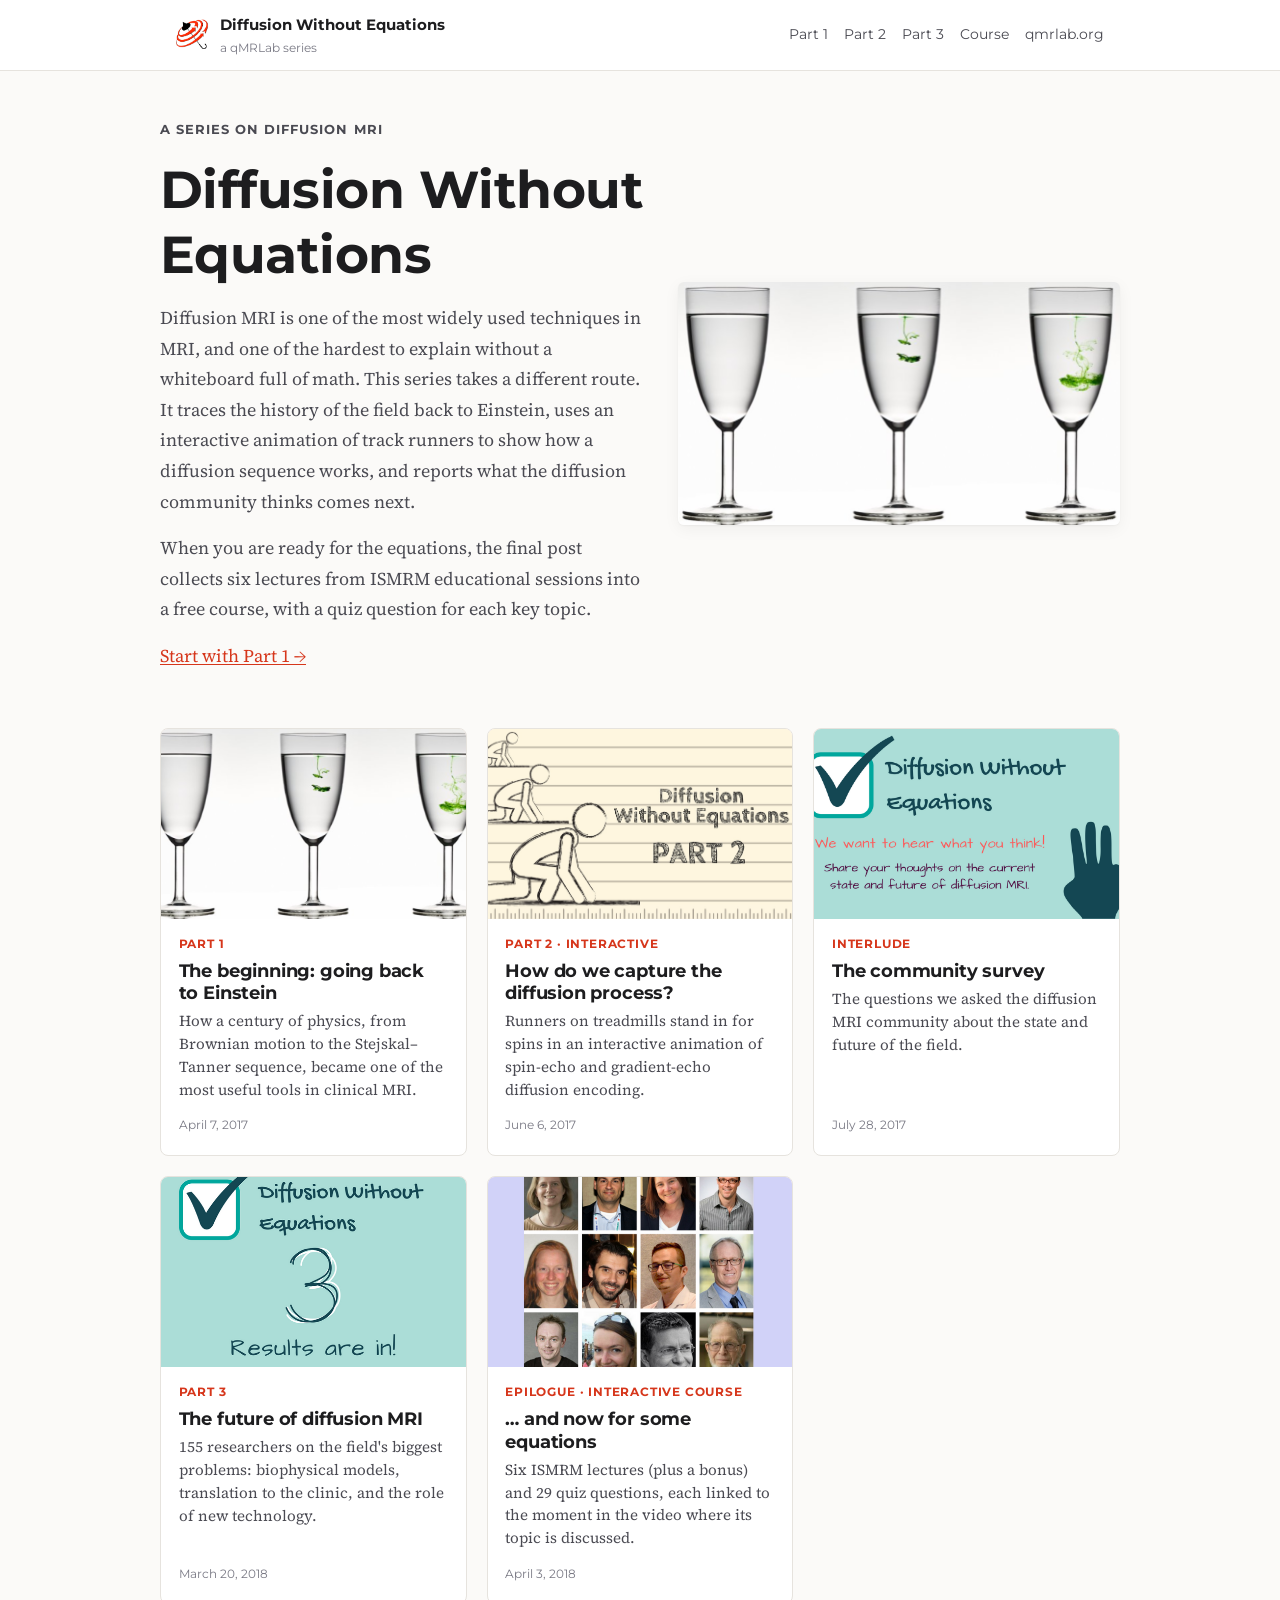
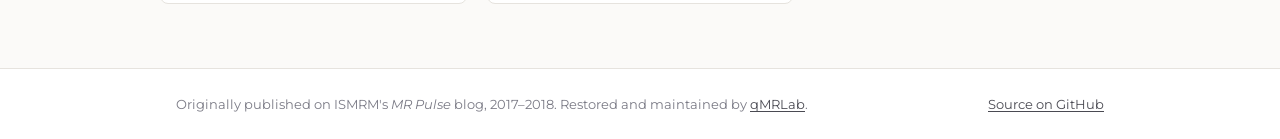
<file: index.html>
<!doctype html>
<html lang="en">
<head>
  <meta charset="utf-8">
  <meta name="viewport" content="width=device-width, initial-scale=1">
  <title>Diffusion Without Equations | qMRLab</title>
  <meta name="description" content="An intuitive, equation-free introduction to diffusion MRI: its history, the physics behind the sequence, a community survey, and an interactive course with quizzes.">
  <meta property="og:title" content="Diffusion Without Equations">
  <meta property="og:description" content="An intuitive, equation-free introduction to diffusion MRI, plus an interactive course.">
  <meta property="og:image" content="https://qmrlab.org/diffusion-without-equations/assets/img/part1-hero.png">
  <link rel="icon" href="assets/img/qmrlab-icon.png">
  <link rel="preconnect" href="https://fonts.googleapis.com">
  <link rel="preconnect" href="https://fonts.gstatic.com" crossorigin>
  <link rel="stylesheet" href="https://fonts.googleapis.com/css2?family=Montserrat:wght@400;600;700&family=Source+Serif+4:ital,opsz,wght@0,8..60,400;0,8..60,600;1,8..60,400&display=swap">
  <link rel="stylesheet" href="assets/css/style.css">
</head>
<body>
<header class="site-header">
  <div class="inner">
    <a class="brand" href="./"><img src="assets/img/qmrlab-icon.png" alt=""><span>Diffusion Without Equations<small>a qMRLab series</small></span></a>
    <nav class="site-nav" aria-label="Series">
      <a href="part-1/">Part 1</a>
      <a href="part-2/">Part 2</a>
      <a href="part-3/">Part 3</a>
      <a href="course/">Course</a>
      <a href="https://qmrlab.org">qmrlab.org</a>
    </nav>
  </div>
</header>

<main>
  <section class="index-hero">
    <div>
      <p class="kicker">A series on diffusion MRI</p>
      <h1>Diffusion Without Equations</h1>
      <p>Diffusion MRI is one of the most widely used techniques in MRI, and one of the hardest to explain without a whiteboard full of math. This series takes a different route. It traces the history of the field back to Einstein, uses an interactive animation of track runners to show how a diffusion sequence works, and reports what the diffusion community thinks comes next.</p>
      <p>When you are ready for the equations, the final post collects six lectures from ISMRM educational sessions into a free course, with a quiz question for each key topic.</p>
      <p><a href="part-1/">Start with Part 1 &rarr;</a></p>
    </div>
    <img src="assets/img/part1-hero.png" alt="Diffusion Without Equations title graphic" width="886" height="487">
  </section>

  <div class="cards">
    <a class="card" href="part-1/">
      <div class="thumb" style="background-image:url('assets/img/part1-hero.png')"></div>
      <div class="card-body">
        <span class="card-kicker">Part 1</span>
        <h2>The beginning: going back to Einstein</h2>
        <p>How a century of physics, from Brownian motion to the Stejskal–Tanner sequence, became one of the most useful tools in clinical MRI.</p>
        <span class="card-date">April 7, 2017</span>
      </div>
    </a>
    <a class="card" href="part-2/">
      <div class="thumb" style="background-image:url('assets/img/part2-hero.jpg')"></div>
      <div class="card-body">
        <span class="card-kicker">Part 2 &middot; Interactive</span>
        <h2>How do we capture the diffusion process?</h2>
        <p>Runners on treadmills stand in for spins in an interactive animation of spin-echo and gradient-echo diffusion encoding.</p>
        <span class="card-date">June 6, 2017</span>
      </div>
    </a>
    <a class="card" href="survey/">
      <div class="thumb" style="background-image:url('assets/img/survey-hero.png')"></div>
      <div class="card-body">
        <span class="card-kicker">Interlude</span>
        <h2>The community survey</h2>
        <p>The questions we asked the diffusion MRI community about the state and future of the field.</p>
        <span class="card-date">July 28, 2017</span>
      </div>
    </a>
    <a class="card" href="part-3/">
      <div class="thumb" style="background-image:url('assets/img/part3-hero.png')"></div>
      <div class="card-body">
        <span class="card-kicker">Part 3</span>
        <h2>The future of diffusion MRI</h2>
        <p>155 researchers on the field's biggest problems: biophysical models, translation to the clinic, and the role of new technology.</p>
        <span class="card-date">March 20, 2018</span>
      </div>
    </a>
    <a class="card" href="course/">
      <div class="thumb" style="background-image:url('assets/img/course-hero.png')"></div>
      <div class="card-body">
        <span class="card-kicker">Epilogue &middot; Interactive course</span>
        <h2>&hellip; and now for some equations</h2>
        <p>Six ISMRM lectures (plus a bonus) and 29 quiz questions, each linked to the moment in the video where its topic is discussed.</p>
        <span class="card-date">April 3, 2018</span>
      </div>
    </a>
  </div>
</main>

<footer class="site-footer">
  <div class="inner">
    <p>Originally published on ISMRM's <em>MR Pulse</em> blog, 2017–2018. Restored and maintained by <a href="https://qmrlab.org">qMRLab</a>.</p>
    <p><a href="https://github.com/qMRLab/diffusion-without-equations">Source on GitHub</a></p>
  </div>
</footer>
</body>
</html>
</file>
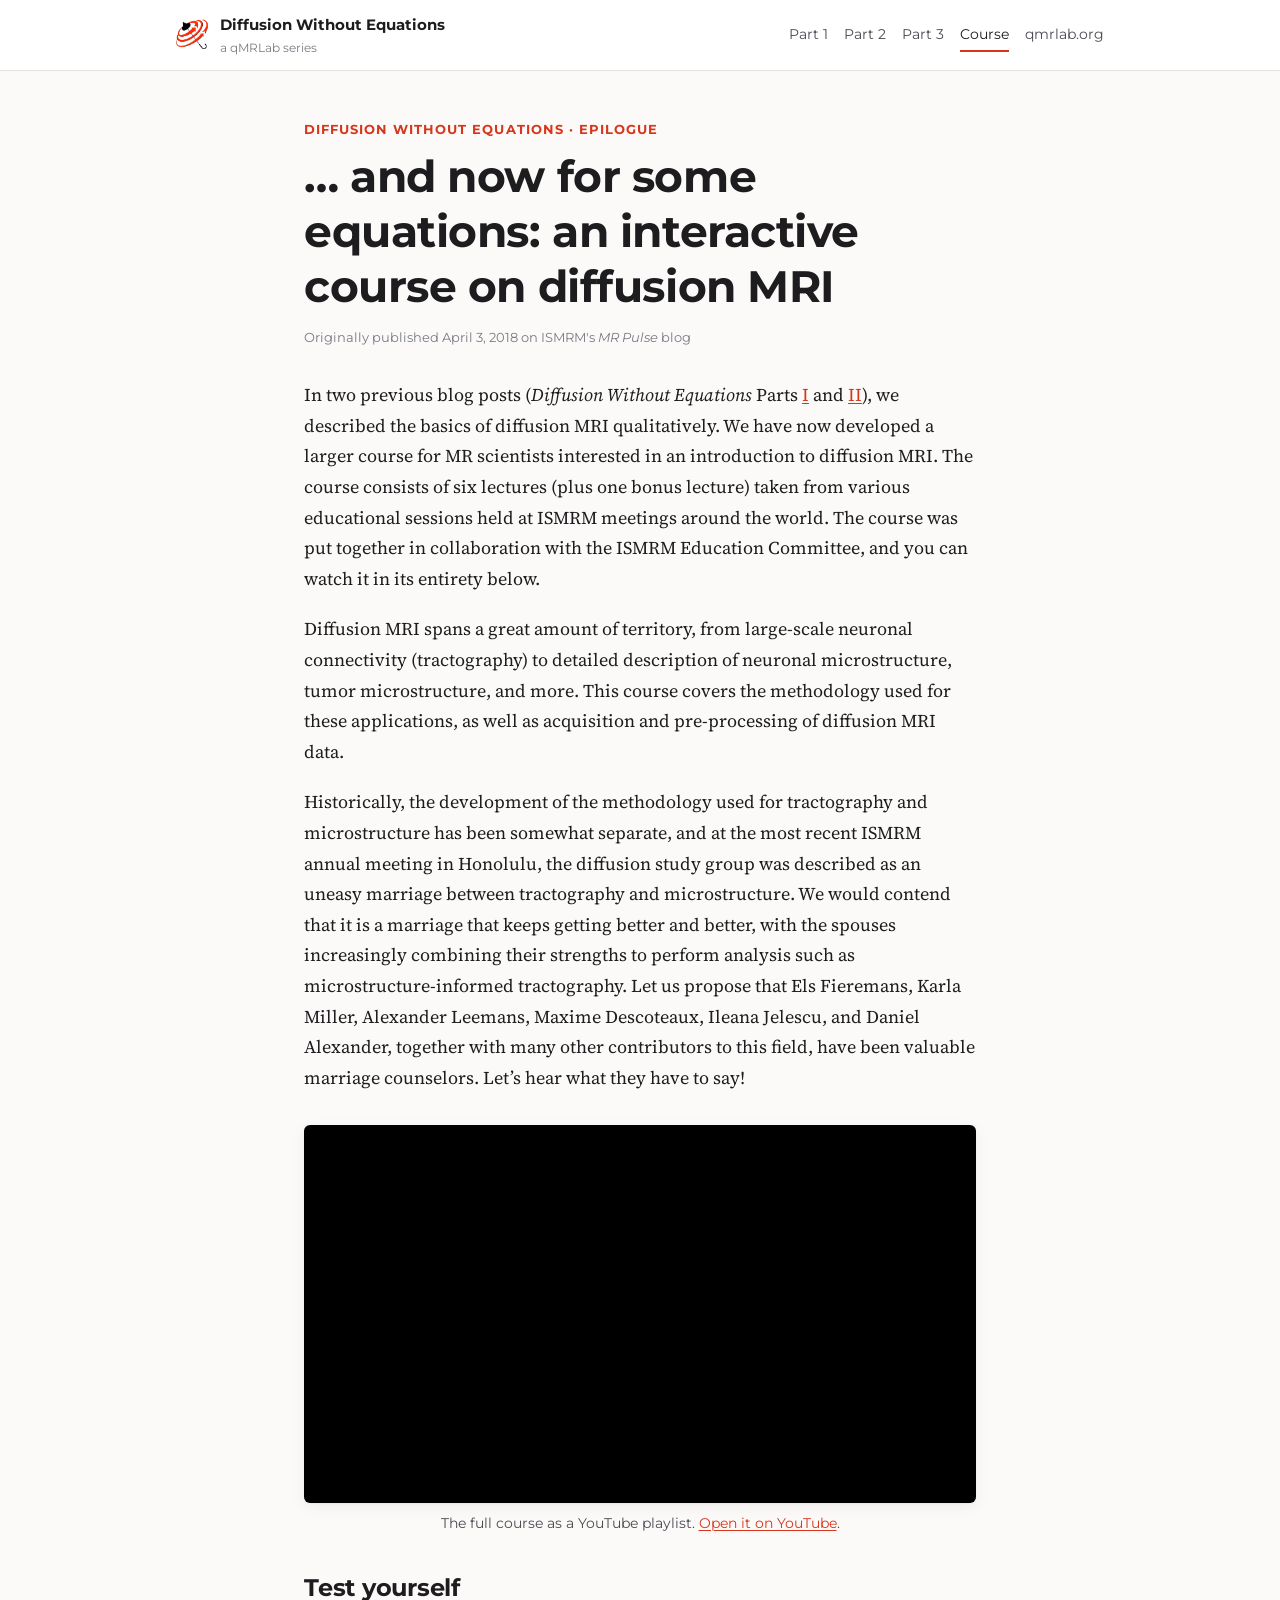
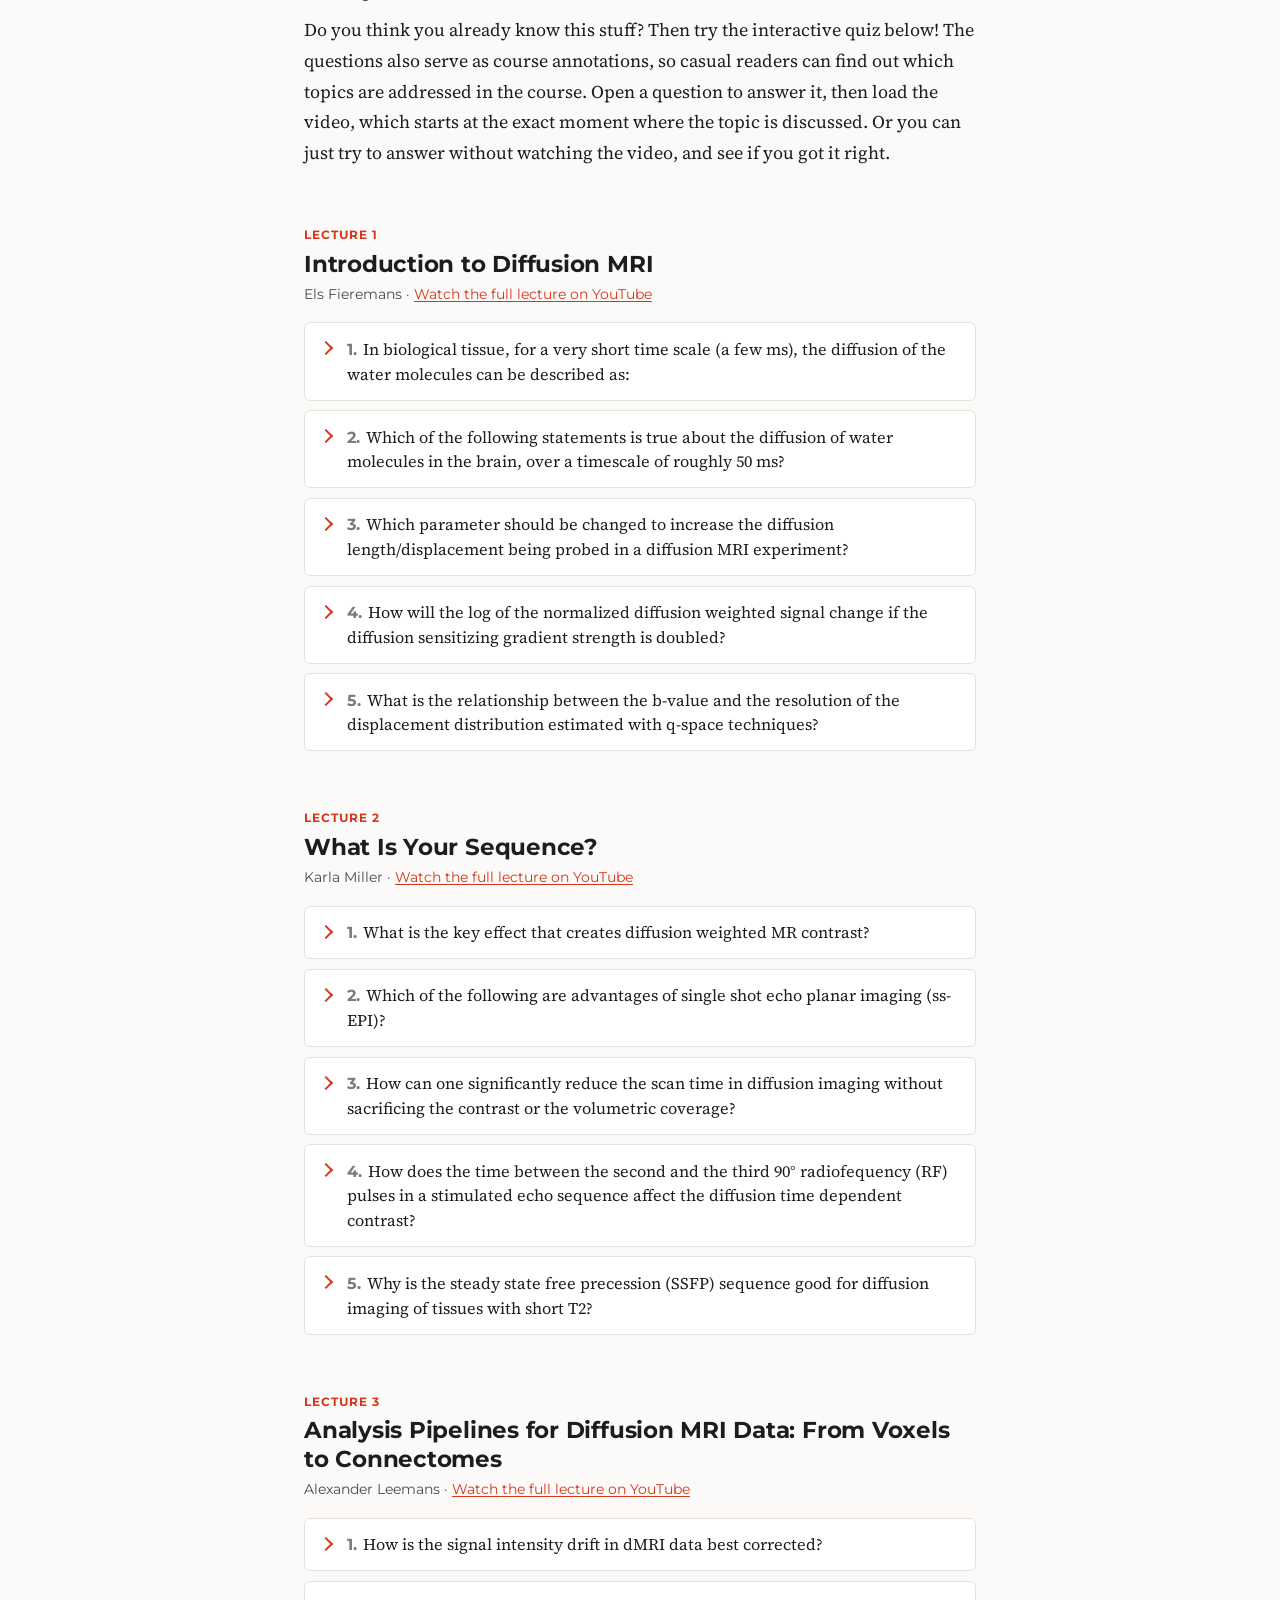
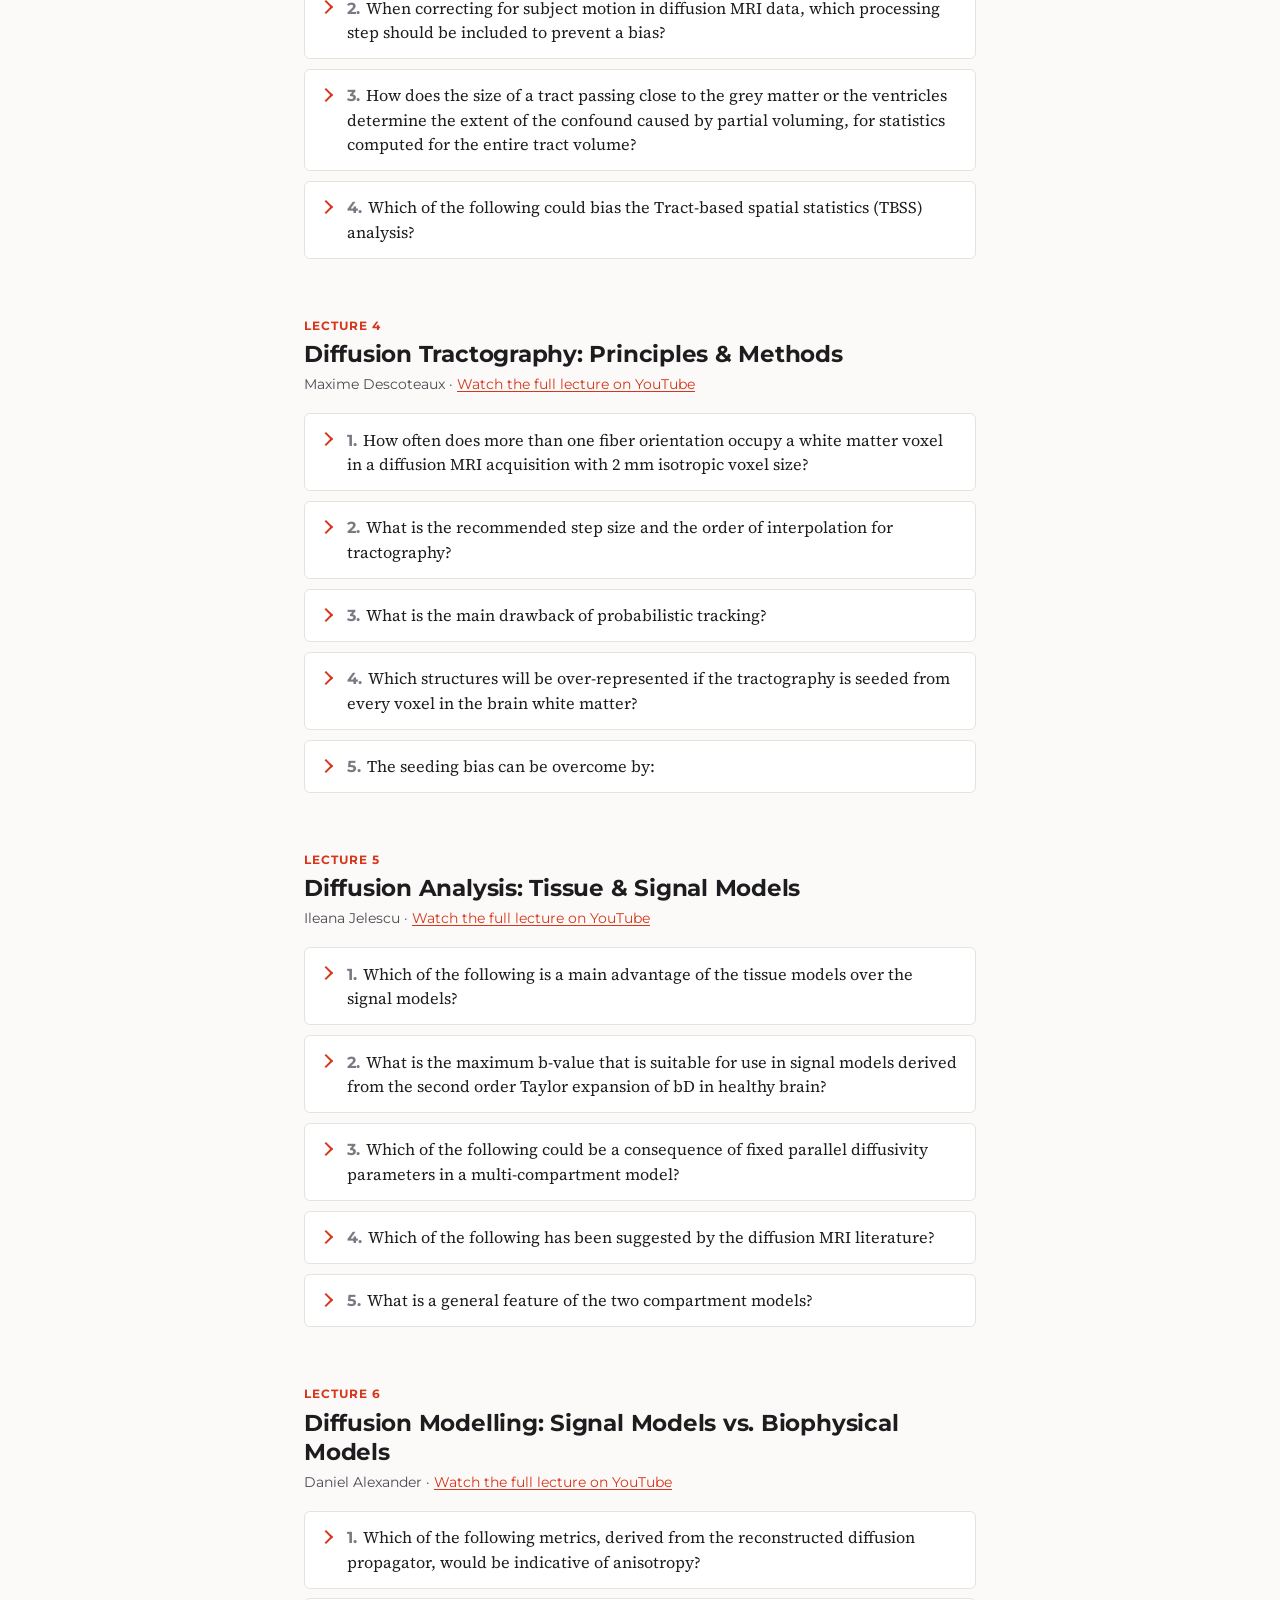
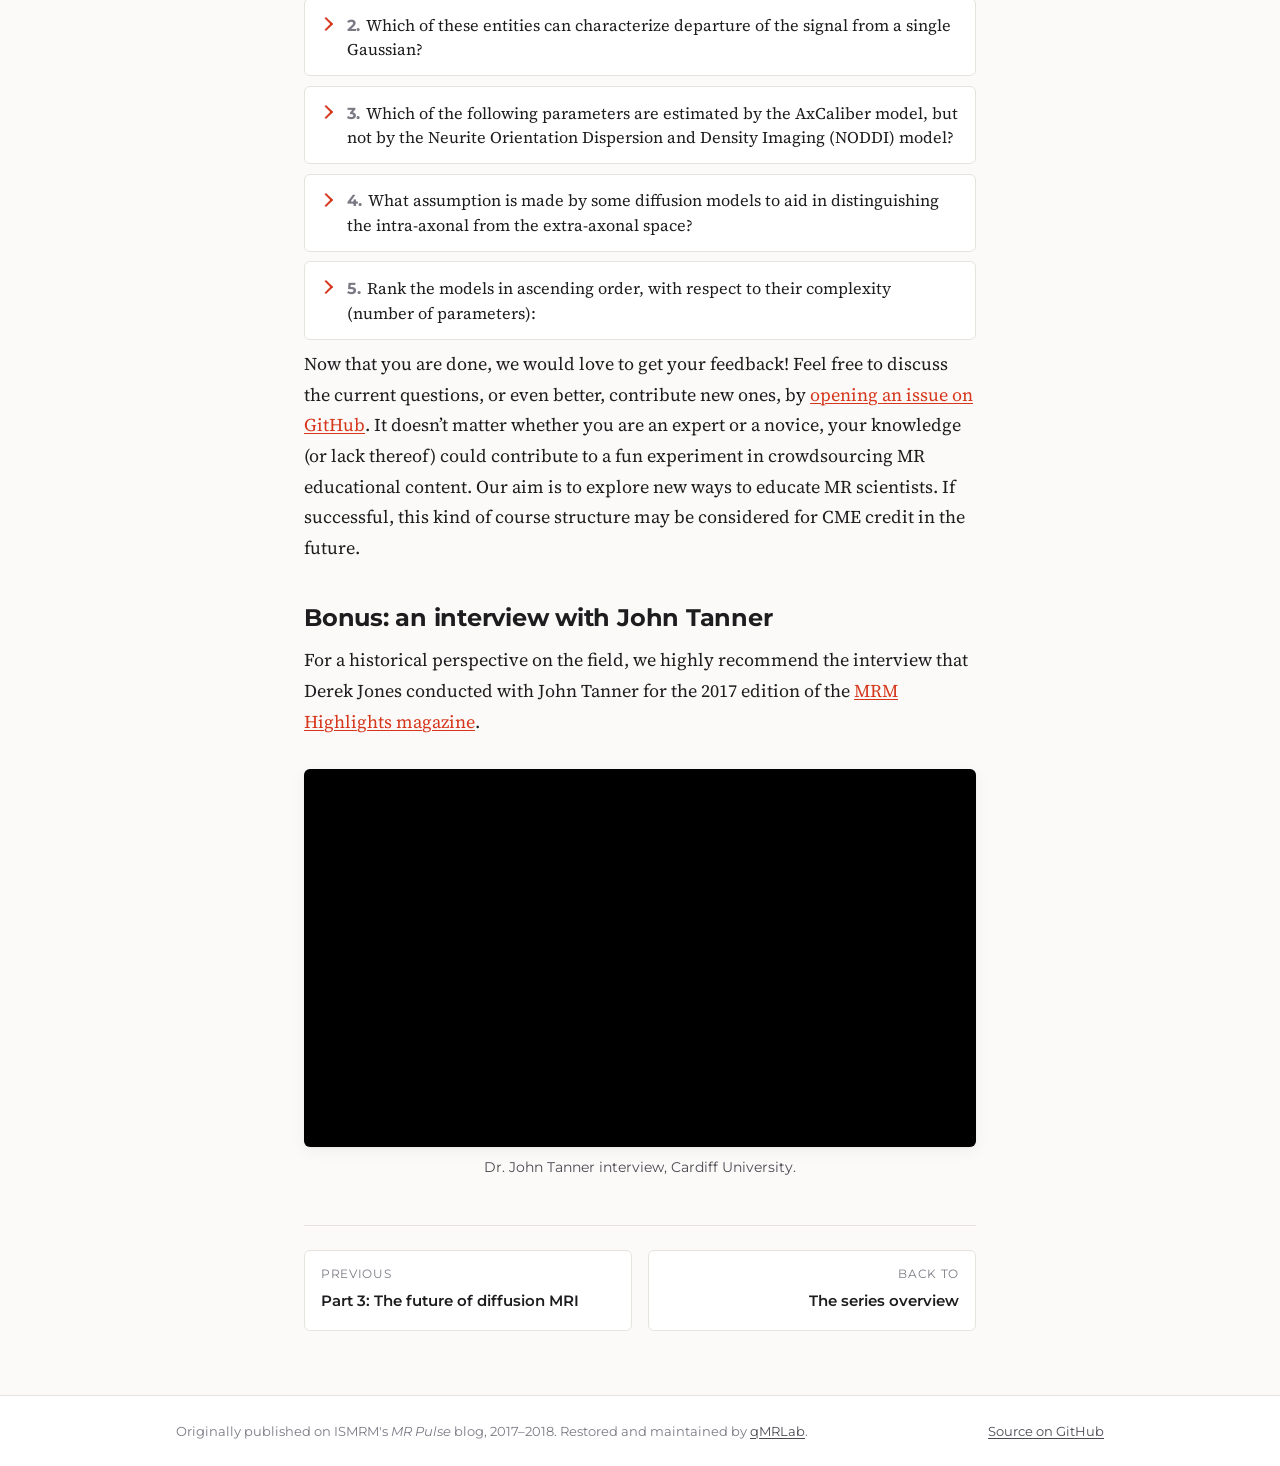
<file: course/index.html>
<!doctype html>
<html lang="en">
<head>
  <meta charset="utf-8">
  <meta name="viewport" content="width=device-width, initial-scale=1">
  <title>An Interactive Course on Diffusion MRI | qMRLab</title>
  <meta name="description" content="Six ISMRM lectures on diffusion MRI, from acquisition to tractography and microstructure modelling, with 29 quiz questions linked to the exact moment in each video.">
  <meta property="og:title" content="… and now for some equations: An interactive course on diffusion MRI">
  <meta property="og:image" content="https://qmrlab.org/diffusion-without-equations/assets/img/course-hero.png">
  <link rel="icon" href="../assets/img/qmrlab-icon.png">
  <link rel="preconnect" href="https://fonts.googleapis.com">
  <link rel="preconnect" href="https://fonts.gstatic.com" crossorigin>
  <link rel="stylesheet" href="https://fonts.googleapis.com/css2?family=Montserrat:wght@400;600;700&family=Source+Serif+4:ital,opsz,wght@0,8..60,400;0,8..60,600;1,8..60,400&display=swap">
  <link rel="stylesheet" href="../assets/css/style.css">
</head>
<body>
<header class="site-header">
  <div class="inner">
    <a class="brand" href="../"><img src="../assets/img/qmrlab-icon.png" alt=""><span>Diffusion Without Equations<small>a qMRLab series</small></span></a>
    <nav class="site-nav" aria-label="Series">
      <a href="../part-1/">Part 1</a>
      <a href="../part-2/">Part 2</a>
      <a href="../part-3/">Part 3</a>
      <a href="../course/" aria-current="page">Course</a>
      <a href="https://qmrlab.org">qmrlab.org</a>
    </nav>
  </div>
</header>

<main>
  <header class="post-header">
    <p class="kicker">Diffusion Without Equations &middot; Epilogue</p>
    <h1>&hellip; and now for some equations: an interactive course on diffusion MRI</h1>
    <p class="meta">Originally published April 3, 2018 on ISMRM's <em>MR Pulse</em> blog</p>
  </header>

  <article class="prose">
    <p>In two previous blog posts (<em>Diffusion Without Equations</em> Parts <a href="../part-1/">I</a> and <a href="../part-2/">II</a>), we described the basics of diffusion MRI qualitatively. We have now developed a larger course for MR scientists interested in an introduction to diffusion MRI. The course consists of six lectures (plus one bonus lecture) taken from various educational sessions held at ISMRM meetings around the world. The course was put together in collaboration with the ISMRM Education Committee, and you can watch it in its entirety below.</p>

    <p>Diffusion MRI spans a great amount of territory, from large-scale neuronal connectivity (tractography) to detailed description of neuronal microstructure, tumor microstructure, and more. This course covers the methodology used for these applications, as well as acquisition and pre-processing of diffusion MRI data.</p>

    <p>Historically, the development of the methodology used for tractography and microstructure has been somewhat separate, and at the most recent ISMRM annual meeting in Honolulu, the diffusion study group was described as an uneasy marriage between tractography and microstructure. We would contend that it is a marriage that keeps getting better and better, with the spouses increasingly combining their strengths to perform analysis such as microstructure-informed tractography. Let us propose that Els Fieremans, Karla Miller, Alexander Leemans, Maxime Descoteaux, Ileana Jelescu, and Daniel Alexander, together with many other contributors to this field, have been valuable marriage counselors. Let’s hear what they have to say!</p>

    <figure>
      <div class="video">
        <iframe src="https://www.youtube-nocookie.com/embed/videoseries?list=PLn7IkIr4oxvpqZGOojEE6Qg7IaVKSmp8e&amp;rel=0" title="ISMRM diffusion educational playlist" loading="lazy" allow="accelerometer; clipboard-write; encrypted-media; gyroscope; picture-in-picture" allowfullscreen></iframe>
      </div>
      <figcaption>The full course as a YouTube playlist. <a href="https://www.youtube.com/playlist?list=PLn7IkIr4oxvpqZGOojEE6Qg7IaVKSmp8e">Open it on YouTube</a>.</figcaption>
    </figure>

    <h2>Test yourself</h2>
    <p>Do you think you already know this stuff? Then try the interactive quiz below! The questions also serve as course annotations, so casual readers can find out which topics are addressed in the course. Open a question to answer it, then load the video, which starts at the exact moment where the topic is discussed. Or you can just try to answer without watching the video, and see if you got it right.</p>
  </article>

  <section class="lecture" id="els-fieremans">
    <p class="lecture-num">Lecture 1</p>
    <h2>Introduction to Diffusion MRI</h2>
    <p class="lecture-by">Els Fieremans &middot; <a href="https://www.youtube.com/watch?v=wetaaYAa8bE">Watch the full lecture on YouTube</a></p>
    <ol class="quiz-list">
      <li class="quiz" id="q809">
        <details>
          <summary><span class="qnum">1.</span> In biological tissue, for a very short time scale (a few ms), the diffusion of the water molecules can be described as:</summary>
          <div class="quiz-body">
            <div class="answers" role="group" aria-label="Answer options">
              <button type="button" class="answer" data-correct="true">a) Isotropic and Gaussian</button>
              <button type="button" class="answer">b) Anisotropic and Gaussian</button>
              <button type="button" class="answer">c) Isotropic and non-Gaussian</button>
              <button type="button" class="answer">d) Anisotropic and non-Gaussian</button>
            </div>
            <p class="feedback" aria-live="polite"></p>
            <div class="video-slot" data-video="wetaaYAa8bE" data-start="377"><button type="button" class="load-video">&#9654; Watch where this is discussed (Fieremans, 6:17)</button></div>
          </div>
        </details>
      </li>
      <li class="quiz" id="q816">
        <details>
          <summary><span class="qnum">2.</span> Which of the following statements is true about the diffusion of water molecules in the brain, over a timescale of roughly 50 ms?</summary>
          <div class="quiz-body">
            <div class="answers" role="group" aria-label="Answer options">
              <button type="button" class="answer">a) The diffusion is anisotropic, i.e., relatively fast parallel compared to perpendicular to the fibers, in the white matter</button>
              <button type="button" class="answer">b) The diffusion is isotropic in both gray and white matter</button>
              <button type="button" class="answer">c) The diffusion is relatively isotropic in the gray matter compared to the white matter</button>
              <button type="button" class="answer" data-correct="true">a) and c)</button>
              <button type="button" class="answer">None of the above</button>
            </div>
            <p class="feedback" aria-live="polite"></p>
            <div class="video-slot" data-video="wetaaYAa8bE" data-start="929"><button type="button" class="load-video">&#9654; Watch where this is discussed (Fieremans, 15:29)</button></div>
          </div>
        </details>
      </li>
      <li class="quiz" id="q818">
        <details>
          <summary><span class="qnum">3.</span> Which parameter should be changed to increase the diffusion length/displacement being probed in a diffusion MRI experiment?</summary>
          <div class="quiz-body">
            <div class="answers" role="group" aria-label="Answer options">
              <button type="button" class="answer">a) Echo Time (TE)</button>
              <button type="button" class="answer" data-correct="true">b) Diffusion time (Delta)</button>
              <button type="button" class="answer">c) Gradient strength (G)</button>
              <button type="button" class="answer">d) None of the above</button>
            </div>
            <p class="feedback" aria-live="polite"></p>
            <div class="video-slot" data-video="wetaaYAa8bE" data-start="511"><button type="button" class="load-video">&#9654; Watch where this is discussed (Fieremans, 8:31)</button></div>
          </div>
        </details>
      </li>
      <li class="quiz" id="q819">
        <details>
          <summary><span class="qnum">4.</span> How will the log of the normalized diffusion weighted signal change if the diffusion sensitizing gradient strength is doubled?</summary>
          <div class="quiz-body">
            <div class="answers" role="group" aria-label="Answer options">
              <button type="button" class="answer">a) It will increase by a factor of 2</button>
              <button type="button" class="answer" data-correct="true">b) It will decrease by a factor of 4</button>
              <button type="button" class="answer">c) It will decrease by a factor of 2</button>
              <button type="button" class="answer">d) It will increase by a factor of 4</button>
            </div>
            <p class="feedback" aria-live="polite"></p>
            <div class="video-slot" data-video="wetaaYAa8bE" data-start="511"><button type="button" class="load-video">&#9654; Watch where this is discussed (Fieremans, 8:31)</button></div>
          </div>
        </details>
      </li>
      <li class="quiz" id="q820">
        <details>
          <summary><span class="qnum">5.</span> What is the relationship between the b-value and the resolution of the displacement distribution estimated with q-space techniques?</summary>
          <div class="quiz-body">
            <div class="answers" role="group" aria-label="Answer options">
              <button type="button" class="answer">a) They are not related</button>
              <button type="button" class="answer">b) They are equal</button>
              <button type="button" class="answer" data-correct="true">c) They are related by a simple mathematical equation</button>
            </div>
            <p class="feedback" aria-live="polite"></p>
            <div class="video-slot" data-video="wetaaYAa8bE" data-start="777"><button type="button" class="load-video">&#9654; Watch where this is discussed (Fieremans, 12:57)</button></div>
          </div>
        </details>
      </li>
    </ol>
  </section>
  <section class="lecture" id="karla-miller">
    <p class="lecture-num">Lecture 2</p>
    <h2>What Is Your Sequence?</h2>
    <p class="lecture-by">Karla Miller &middot; <a href="https://www.youtube.com/watch?v=zmFQUBJWPRg">Watch the full lecture on YouTube</a></p>
    <ol class="quiz-list">
      <li class="quiz" id="q1090">
        <details>
          <summary><span class="qnum">1.</span> What is the key effect that creates diffusion weighted MR contrast?</summary>
          <div class="quiz-body">
            <div class="answers" role="group" aria-label="Answer options">
              <button type="button" class="answer" data-correct="true">a) Magnetization dephasing caused by discrepancies in the magnetic field seen by different spins</button>
              <button type="button" class="answer">b) Average signal phase induced by discrepancies in the radio frequency (RF) pulse series</button>
              <button type="button" class="answer">c) Average signal phase induced by the magnetic field gradients</button>
              <button type="button" class="answer">d) Magnetization dephasing caused by discrepancies in the relaxation time of different spins</button>
            </div>
            <p class="feedback" aria-live="polite"></p>
            <div class="video-slot" data-video="zmFQUBJWPRg" data-start="160"><button type="button" class="load-video">&#9654; Watch where this is discussed (Miller, 2:40)</button></div>
          </div>
        </details>
      </li>
      <li class="quiz" id="q859">
        <details>
          <summary><span class="qnum">2.</span> Which of the following are advantages of single shot echo planar imaging (ss-EPI)?</summary>
          <div class="quiz-body">
            <div class="answers" role="group" aria-label="Answer options">
              <button type="button" class="answer">a) It produces images with high resolution and few distortions</button>
              <button type="button" class="answer">b) It is fast</button>
              <button type="button" class="answer">c) It freezes the motion</button>
              <button type="button" class="answer">a) and b)</button>
              <button type="button" class="answer">a) and c)</button>
              <button type="button" class="answer" data-correct="true">b) and c)</button>
            </div>
            <p class="feedback" aria-live="polite"></p>
            <div class="video-slot" data-video="zmFQUBJWPRg" data-start="1695"><button type="button" class="load-video">&#9654; Watch where this is discussed (Miller, 28:15)</button></div>
          </div>
        </details>
      </li>
      <li class="quiz" id="q860">
        <details>
          <summary><span class="qnum">3.</span> How can one significantly reduce the scan time in diffusion imaging without sacrificing the contrast or the volumetric coverage?</summary>
          <div class="quiz-body">
            <div class="answers" role="group" aria-label="Answer options">
              <button type="button" class="answer">a) By doing single-slice excitation</button>
              <button type="button" class="answer" data-correct="true">b) By doing simultaneous multi-slice excitation</button>
              <button type="button" class="answer">c) By reducing the gradient duration</button>
              <button type="button" class="answer">d) By reducing the diffusion time</button>
            </div>
            <p class="feedback" aria-live="polite"></p>
            <div class="video-slot" data-video="zmFQUBJWPRg" data-start="2069"><button type="button" class="load-video">&#9654; Watch where this is discussed (Miller, 34:29)</button></div>
          </div>
        </details>
      </li>
      <li class="quiz" id="q856">
        <details>
          <summary><span class="qnum">4.</span> How does the time between the second and the third 90° radiofequency (RF) pulses in a stimulated echo sequence affect the diffusion time dependent contrast?</summary>
          <div class="quiz-body">
            <div class="answers" role="group" aria-label="Answer options">
              <button type="button" class="answer">a) The contrast decays as the time between the two 90° RF pulses increase</button>
              <button type="button" class="answer" data-correct="true">b) The contrast is being accumulated during the time between the two 90° RF pulses</button>
              <button type="button" class="answer">c) The contrast is not affected by the time between the two 90° RF pulses</button>
            </div>
            <p class="feedback" aria-live="polite"></p>
            <div class="video-slot" data-video="zmFQUBJWPRg" data-start="869"><button type="button" class="load-video">&#9654; Watch where this is discussed (Miller, 14:29)</button></div>
          </div>
        </details>
      </li>
      <li class="quiz" id="q858">
        <details>
          <summary><span class="qnum">5.</span> Why is the steady state free precession (SSFP) sequence good for diffusion imaging of tissues with short T2?</summary>
          <div class="quiz-body">
            <div class="answers" role="group" aria-label="Answer options">
              <button type="button" class="answer" data-correct="true">a) Because of the short TR</button>
              <button type="button" class="answer">b) Because the duration of the diffusion gradients is short</button>
              <button type="button" class="answer">c) Because of the inherent T1/T2 contrast of SSFP</button>
              <button type="button" class="answer">d) Because it does not require navigator echoes to image tissue in vivo</button>
            </div>
            <p class="feedback" aria-live="polite"></p>
            <div class="video-slot" data-video="zmFQUBJWPRg" data-start="1309"><button type="button" class="load-video">&#9654; Watch where this is discussed (Miller, 21:49)</button></div>
          </div>
        </details>
      </li>
    </ol>
  </section>
  <section class="lecture" id="alexander-leemans">
    <p class="lecture-num">Lecture 3</p>
    <h2>Analysis Pipelines for Diffusion MRI Data: From Voxels to Connectomes</h2>
    <p class="lecture-by">Alexander Leemans &middot; <a href="https://www.youtube.com/watch?v=3z9IixVVGPQ">Watch the full lecture on YouTube</a></p>
    <ol class="quiz-list">
      <li class="quiz" id="q844">
        <details>
          <summary><span class="qnum">1.</span> How is the signal intensity drift in dMRI data best corrected?</summary>
          <div class="quiz-body">
            <div class="answers" role="group" aria-label="Answer options">
              <button type="button" class="answer">a) By low-degree polynomial fitting of the b0 images</button>
              <button type="button" class="answer" data-correct="true">b) By low-degree polynomial fitting of the b0 and the diffusion weighted images</button>
              <button type="button" class="answer">c) By high-degree polynomial fitting of the b0 images</button>
            </div>
            <p class="feedback" aria-live="polite"></p>
            <div class="video-slot" data-video="3z9IixVVGPQ" data-start="210"><button type="button" class="load-video">&#9654; Watch where this is discussed (Leemans, 3:30)</button></div>
          </div>
        </details>
      </li>
      <li class="quiz" id="q846">
        <details>
          <summary><span class="qnum">2.</span> When correcting for subject motion in diffusion MRI data, which processing step should be included to prevent a bias?</summary>
          <div class="quiz-body">
            <div class="answers" role="group" aria-label="Answer options">
              <button type="button" class="answer" data-correct="true">a) Rotation of the b-matrix</button>
              <button type="button" class="answer">b) Recalibration of the b-values</button>
              <button type="button" class="answer">c) Normalization of the non-diffusion-weighted signal intensity</button>
            </div>
            <p class="feedback" aria-live="polite"></p>
            <div class="video-slot" data-video="3z9IixVVGPQ" data-start="371"><button type="button" class="load-video">&#9654; Watch where this is discussed (Leemans, 6:11)</button></div>
          </div>
        </details>
      </li>
      <li class="quiz" id="q847">
        <details>
          <summary><span class="qnum">3.</span> How does the size of a tract passing close to the grey matter or the ventricles determine the extent of the confound caused by partial voluming, for statistics computed for the entire tract volume?</summary>
          <div class="quiz-body">
            <div class="answers" role="group" aria-label="Answer options">
              <button type="button" class="answer">a) Bigger (in diameter) tracts are more affected</button>
              <button type="button" class="answer" data-correct="true">b) Bigger (in diameter) tracts are less affected</button>
              <button type="button" class="answer">d) The size is irrelevant to the extent of this confound.</button>
            </div>
            <p class="feedback" aria-live="polite"></p>
            <div class="video-slot" data-video="3z9IixVVGPQ" data-start="809"><button type="button" class="load-video">&#9654; Watch where this is discussed (Leemans, 13:29)</button></div>
          </div>
        </details>
      </li>
      <li class="quiz" id="q848">
        <details>
          <summary><span class="qnum">4.</span> Which of the following could bias the Tract-based spatial statistics (TBSS) analysis?</summary>
          <div class="quiz-body">
            <div class="answers" role="group" aria-label="Answer options">
              <button type="button" class="answer">a) The skeletonization by projection might miss the pathology</button>
              <button type="button" class="answer">b) Complex subvoxel fiber geometry</button>
              <button type="button" class="answer">c) Motion</button>
              <button type="button" class="answer" data-correct="true">d) All of the above</button>
            </div>
            <p class="feedback" aria-live="polite"></p>
            <div class="video-slot" data-video="3z9IixVVGPQ" data-start="1040"><button type="button" class="load-video">&#9654; Watch where this is discussed (Leemans, 17:20)</button></div>
          </div>
        </details>
      </li>
    </ol>
  </section>
  <section class="lecture" id="maxime-descoteaux">
    <p class="lecture-num">Lecture 4</p>
    <h2>Diffusion Tractography: Principles &amp; Methods</h2>
    <p class="lecture-by">Maxime Descoteaux &middot; <a href="https://www.youtube.com/watch?v=HkdYYRI8dxE">Watch the full lecture on YouTube</a></p>
    <ol class="quiz-list">
      <li class="quiz" id="q849">
        <details>
          <summary><span class="qnum">1.</span> How often does more than one fiber orientation occupy a white matter voxel in a diffusion MRI acquisition with 2 mm isotropic voxel size?</summary>
          <div class="quiz-body">
            <div class="answers" role="group" aria-label="Answer options">
              <button type="button" class="answer">a) less than 10%</button>
              <button type="button" class="answer">b) 10%-50%</button>
              <button type="button" class="answer" data-correct="true">c) 50%-90%</button>
              <button type="button" class="answer">e) more than 90%</button>
            </div>
            <p class="feedback" aria-live="polite"></p>
            <div class="video-slot" data-video="HkdYYRI8dxE" data-start="251"><button type="button" class="load-video">&#9654; Watch where this is discussed (Descoteaux, 4:11)</button></div>
          </div>
        </details>
      </li>
      <li class="quiz" id="q850">
        <details>
          <summary><span class="qnum">2.</span> What is the recommended step size and the order of interpolation for tractography?</summary>
          <div class="quiz-body">
            <div class="answers" role="group" aria-label="Answer options">
              <button type="button" class="answer">a) 1/10 of the voxel grid and low order interpolation</button>
              <button type="button" class="answer">b) 1/2 of the voxel grid and low order interpolation</button>
              <button type="button" class="answer" data-correct="true">c) 1/10 of the voxel grid and higher order interpolation</button>
              <button type="button" class="answer">d) 1/2 of the voxel grid and higher order interpolation</button>
            </div>
            <p class="feedback" aria-live="polite"></p>
            <div class="video-slot" data-video="HkdYYRI8dxE" data-start="589"><button type="button" class="load-video">&#9654; Watch where this is discussed (Descoteaux, 9:49)</button></div>
          </div>
        </details>
      </li>
      <li class="quiz" id="q852">
        <details>
          <summary><span class="qnum">3.</span> What is the main drawback of probabilistic tracking?</summary>
          <div class="quiz-body">
            <div class="answers" role="group" aria-label="Answer options">
              <button type="button" class="answer" data-correct="true">a) It produces more invalid connections in comparison to deterministic approaches</button>
              <button type="button" class="answer">b) It cannot track highly curved structures</button>
              <button type="button" class="answer">c) It is not reproducible</button>
            </div>
            <p class="feedback" aria-live="polite"></p>
            <div class="video-slot" data-video="HkdYYRI8dxE" data-start="1149"><button type="button" class="load-video">&#9654; Watch where this is discussed (Descoteaux, 19:09)</button></div>
          </div>
        </details>
      </li>
      <li class="quiz" id="q853">
        <details>
          <summary><span class="qnum">4.</span> Which structures will be over-represented if the tractography is seeded from every voxel in the brain white matter?</summary>
          <div class="quiz-body">
            <div class="answers" role="group" aria-label="Answer options">
              <button type="button" class="answer">a) Large and short bundles</button>
              <button type="button" class="answer">b) Thin and long bundles</button>
              <button type="button" class="answer">c) Thin and short bundles</button>
              <button type="button" class="answer" data-correct="true">d) Large and long bundles</button>
            </div>
            <p class="feedback" aria-live="polite"></p>
            <div class="video-slot" data-video="HkdYYRI8dxE" data-start="1239"><button type="button" class="load-video">&#9654; Watch where this is discussed (Descoteaux, 20:39)</button></div>
          </div>
        </details>
      </li>
      <li class="quiz" id="q854">
        <details>
          <summary><span class="qnum">5.</span> The seeding bias can be overcome by:</summary>
          <div class="quiz-body">
            <div class="answers" role="group" aria-label="Answer options">
              <button type="button" class="answer">a) Including anatomical priors</button>
              <button type="button" class="answer">b) Seeding from the grey-white matter interface</button>
              <button type="button" class="answer">c) Particle filtering tractography</button>
              <button type="button" class="answer" data-correct="true">All of the above</button>
            </div>
            <p class="feedback" aria-live="polite"></p>
            <div class="video-slot" data-video="HkdYYRI8dxE" data-start="1292"><button type="button" class="load-video">&#9654; Watch where this is discussed (Descoteaux, 21:32)</button></div>
          </div>
        </details>
      </li>
    </ol>
  </section>
  <section class="lecture" id="ileana-jelescu">
    <p class="lecture-num">Lecture 5</p>
    <h2>Diffusion Analysis: Tissue &amp; Signal Models</h2>
    <p class="lecture-by">Ileana Jelescu &middot; <a href="https://www.youtube.com/watch?v=ZeACA4YYSuU">Watch the full lecture on YouTube</a></p>
    <ol class="quiz-list">
      <li class="quiz" id="q1116">
        <details>
          <summary><span class="qnum">1.</span> Which of the following is a main advantage of the tissue models over the signal models?</summary>
          <div class="quiz-body">
            <div class="answers" role="group" aria-label="Answer options">
              <button type="button" class="answer" data-correct="true">a) Tissue models have higher specificity</button>
              <button type="button" class="answer">b) Tissue models have higher sensitivity</button>
              <button type="button" class="answer">c) The tissue models are applicable to any type of tissue</button>
            </div>
            <p class="feedback" aria-live="polite"></p>
            <div class="video-slot" data-video="ZeACA4YYSuU" data-start="55"><button type="button" class="load-video">&#9654; Watch where this is discussed (Jelescu, 0:55)</button></div>
          </div>
        </details>
      </li>
      <li class="quiz" id="q1118">
        <details>
          <summary><span class="qnum">2.</span> What is the maximum b-value that is suitable for use in signal models derived from the second order Taylor expansion of bD in healthy brain?</summary>
          <div class="quiz-body">
            <div class="answers" role="group" aria-label="Answer options">
              <button type="button" class="answer">a) 1500</button>
              <button type="button" class="answer" data-correct="true">b) 2500</button>
              <button type="button" class="answer">c) 3500</button>
              <button type="button" class="answer">c) 4500</button>
            </div>
            <p class="feedback" aria-live="polite"></p>
            <div class="video-slot" data-video="ZeACA4YYSuU" data-start="172"><button type="button" class="load-video">&#9654; Watch where this is discussed (Jelescu, 2:52)</button></div>
          </div>
        </details>
      </li>
      <li class="quiz" id="q1119">
        <details>
          <summary><span class="qnum">3.</span> Which of the following could be a consequence of fixed parallel diffusivity parameters in a multi-compartment model?</summary>
          <div class="quiz-body">
            <div class="answers" role="group" aria-label="Answer options">
              <button type="button" class="answer">a) Biased volume fractions.</button>
              <button type="button" class="answer">b) The intra-axonal compartment will appear less anisotropic than the extra-axonal compartment.</button>
              <button type="button" class="answer">c) Reduced specificity.</button>
              <button type="button" class="answer">a) and b)</button>
              <button type="button" class="answer" data-correct="true">a) and c)</button>
              <button type="button" class="answer">b) and c)</button>
            </div>
            <p class="feedback" aria-live="polite"></p>
            <div class="video-slot" data-video="ZeACA4YYSuU" data-start="737"><button type="button" class="load-video">&#9654; Watch where this is discussed (Jelescu, 12:17)</button></div>
          </div>
        </details>
      </li>
      <li class="quiz" id="q1120">
        <details>
          <summary><span class="qnum">4.</span> Which of the following has been suggested by the diffusion MRI literature?</summary>
          <div class="quiz-body">
            <div class="answers" role="group" aria-label="Answer options">
              <button type="button" class="answer">a) The parallel diffusivity in the intra-axonal compartment is less than the parallel diffusivity in the extra-axonal compartment.</button>
              <button type="button" class="answer">b) The parallel diffusivity in the intra-axonal compartment is greater than the parallel diffusivity in the extra-axonal compartment</button>
              <button type="button" class="answer">c) The parallel diffusivity in the intra-axonal compartment is equal to the parallel diffusivity in the extra-axonal compartment.</button>
              <button type="button" class="answer" data-correct="true">d) All of the above</button>
            </div>
            <p class="feedback" aria-live="polite"></p>
            <div class="video-slot" data-video="ZeACA4YYSuU" data-start="1500"><button type="button" class="load-video">&#9654; Watch where this is discussed (Jelescu, 25:00)</button></div>
          </div>
        </details>
      </li>
      <li class="quiz" id="q1121">
        <details>
          <summary><span class="qnum">5.</span> What is a general feature of the two compartment models?</summary>
          <div class="quiz-body">
            <div class="answers" role="group" aria-label="Answer options">
              <button type="button" class="answer" data-correct="true">a) The estimates of the parameters have two solutions</button>
              <button type="button" class="answer">b)  The estimates of the parameters have only one solution</button>
              <button type="button" class="answer">c) The two compartment models are used only in grey matter</button>
            </div>
            <p class="feedback" aria-live="polite"></p>
            <div class="video-slot" data-video="ZeACA4YYSuU" data-start="984"><button type="button" class="load-video">&#9654; Watch where this is discussed (Jelescu, 16:24)</button></div>
          </div>
        </details>
      </li>
    </ol>
  </section>
  <section class="lecture" id="daniel-alexander">
    <p class="lecture-num">Lecture 6</p>
    <h2>Diffusion Modelling: Signal Models vs. Biophysical Models</h2>
    <p class="lecture-by">Daniel Alexander &middot; <a href="https://www.youtube.com/watch?v=KN4Xr5_Yix0">Watch the full lecture on YouTube</a></p>
    <ol class="quiz-list">
      <li class="quiz" id="q862">
        <details>
          <summary><span class="qnum">1.</span> Which of the following metrics, derived from the reconstructed diffusion propagator, would be indicative of anisotropy?</summary>
          <div class="quiz-body">
            <div class="answers" role="group" aria-label="Answer options">
              <button type="button" class="answer">a) Return to origin probability</button>
              <button type="button" class="answer" data-correct="true">b) Angular variance</button>
              <button type="button" class="answer">c) Mean displacement</button>
              <button type="button" class="answer">d) Radial variance</button>
            </div>
            <p class="feedback" aria-live="polite"></p>
            <div class="video-slot" data-video="KN4Xr5_Yix0" data-start="298"><button type="button" class="load-video">&#9654; Watch where this is discussed (Alexander, 4:58)</button></div>
          </div>
        </details>
      </li>
      <li class="quiz" id="q863">
        <details>
          <summary><span class="qnum">2.</span> Which of these entities can characterize departure of the signal from a single Gaussian?</summary>
          <div class="quiz-body">
            <div class="answers" role="group" aria-label="Answer options">
              <button type="button" class="answer">a) Diffusion kurtosis</button>
              <button type="button" class="answer">b) The diffusion tensor</button>
              <button type="button" class="answer">c) The high angular resolution ADC profile</button>
              <button type="button" class="answer">d) Anomalous diffusion parameters</button>
              <button type="button" class="answer">e) Bi-exponential models</button>
              <button type="button" class="answer">f) Mean diffusivity</button>
              <button type="button" class="answer" data-correct="true">a) , c), d) and e)</button>
              <button type="button" class="answer">b) , c), d) and f)</button>
              <button type="button" class="answer">a) , c), e) and f)</button>
            </div>
            <p class="feedback" aria-live="polite"></p>
            <div class="video-slot" data-video="KN4Xr5_Yix0" data-start="415"><button type="button" class="load-video">&#9654; Watch where this is discussed (Alexander, 6:55)</button></div>
          </div>
        </details>
      </li>
      <li class="quiz" id="q864">
        <details>
          <summary><span class="qnum">3.</span> Which of the following parameters are estimated by the AxCaliber model, but not by the Neurite Orientation Dispersion and Density Imaging (NODDI) model?</summary>
          <div class="quiz-body">
            <div class="answers" role="group" aria-label="Answer options">
              <button type="button" class="answer">a) It estimates the axon diameter</button>
              <button type="button" class="answer">b) It models the distribution of the myelin content wrapped around the axon</button>
              <button type="button" class="answer">c) It models the the hindered and the restricted diffusion compartments</button>
              <button type="button" class="answer">d) It estimates the diffusivity</button>
              <button type="button" class="answer">e) It estimates the orientation dispersion</button>
              <button type="button" class="answer">c) and d)</button>
              <button type="button" class="answer">a) and c)</button>
              <button type="button" class="answer">a) and  e)</button>
              <button type="button" class="answer" data-correct="true">a) and d)</button>
            </div>
            <p class="feedback" aria-live="polite"></p>
            <div class="video-slot" data-video="KN4Xr5_Yix0" data-start="1079"><button type="button" class="load-video">&#9654; Watch where this is discussed (Alexander, 17:59)</button></div>
          </div>
        </details>
      </li>
      <li class="quiz" id="q865">
        <details>
          <summary><span class="qnum">4.</span> What assumption is made by some diffusion models to aid in distinguishing the intra-axonal from the extra-axonal space?</summary>
          <div class="quiz-body">
            <div class="answers" role="group" aria-label="Answer options">
              <button type="button" class="answer" data-correct="true">a) The axons are modelled as sticks with zero diffusivity perpendicular to the stick direction</button>
              <button type="button" class="answer">b) The axons are modelled as sticks with zero diffusivity parallel to the stick direction</button>
              <button type="button" class="answer">c) The anisotropy of the extra-axonal space is assumed to be higher than that of the intra-axonal space</button>
              <button type="button" class="answer">d) The diffusivity perpendicular to the stick direction is assumed to be equal to that of cerebrospinal fluid (CSF)</button>
            </div>
            <p class="feedback" aria-live="polite"></p>
            <div class="video-slot" data-video="KN4Xr5_Yix0" data-start="1456"><button type="button" class="load-video">&#9654; Watch where this is discussed (Alexander, 24:16)</button></div>
          </div>
        </details>
      </li>
      <li class="quiz" id="q866">
        <details>
          <summary><span class="qnum">5.</span> Rank the models in ascending order, with respect to their complexity (number of parameters):</summary>
          <div class="quiz-body">
            <div class="answers" role="group" aria-label="Answer options">
              <button type="button" class="answer">1. Diffusion Tensor Imaging (DTI);<br>2. Neurite Orientation Dispersion and Density Imaging (NODDI);<br>3. Bi-exponential;<br>4. Diffusion Kurtosis Imaging (DKI);<br>5. Apparent Diffusion Coefficient (ADC)</button>
              <button type="button" class="answer" data-correct="true">1. Apparent Diffusion Coefficient (ADC);<br>2. Bi-exponential;<br>3. Neurite Orientation Dispersion and Density Imaging (NODDI);<br>4. Diffusion Tensor Imaging (DTI);<br>5. Diffusion Kurtosis Imaging (DKI)</button>
              <button type="button" class="answer">1. Bi-exponential;<br>2. Apparent Diffusion Coefficient (ADC);<br>3. Neurite Orientation Dispersion and Density Imaging (NODDI);<br>4. Diffusion Tensor Imaging (DTI);<br>5. Diffusion Kurtosis Imaging (DKI)</button>
              <button type="button" class="answer">1. Diffusion Kurtosis Imaging (DKI);<br>2. Diffusion Tensor Imaging (DTI);<br>3. Neurite Orientation Dispersion and Density Imaging (NODDI);<br>4. Apparent Diffusion Coefficient (ADC);<br>5. Bi-exponential</button>
              <button type="button" class="answer">1. Apparent Diffusion Coefficient (ADC);<br>2. Neurite Orientation Dispersion and Density Imaging (NODDI);<br>3. Bi-exponential;<br>4. Diffusion Tensor Imaging (DTI);<br>5. Diffusion Kurtosis Imaging (DKI)</button>
              <button type="button" class="answer">1. Apparent Diffusion Coefficient (ADC);<br>2. Neurite Orientation Dispersion and Density Imaging (NODDI);<br>3. Diffusion Tensor Imaging (DTI);<br>4. Bi-exponential;<br>5. Diffusion Kurtosis Imaging (DKI)</button>
            </div>
            <p class="feedback" aria-live="polite"></p>
          </div>
        </details>
      </li>
    </ol>
  </section>

  <div class="scorebar" hidden>
    <span class="score-text"></span>
    <button type="button">Reset quiz</button>
  </div>

  <article class="prose">
    <p>Now that you are done, we would love to get your feedback! Feel free to discuss the current questions, or even better, contribute new ones, by <a href="https://github.com/qMRLab/diffusion-without-equations/issues">opening an issue on GitHub</a>. It doesn’t matter whether you are an expert or a novice, your knowledge (or lack thereof) could contribute to a fun experiment in crowdsourcing MR educational content. Our aim is to explore new ways to educate MR scientists. If successful, this kind of course structure may be considered for CME credit in the future.</p>
    <h2>Bonus: an interview with John Tanner</h2>
    <p>For a historical perspective on the field, we highly recommend the interview that Derek Jones conducted with John Tanner for the 2017 edition of the <a href="https://www.ismrm.org/MRM/mrmh_low-res_324b.pdf">MRM Highlights magazine</a>.</p>
    <figure>
      <div class="video">
        <iframe src="https://www.youtube-nocookie.com/embed/ixu6I7eJZEc?rel=0" title="Dr John Tanner interview" loading="lazy" allow="accelerometer; clipboard-write; encrypted-media; gyroscope; picture-in-picture" allowfullscreen></iframe>
      </div>
      <figcaption>Dr. John Tanner interview, Cardiff University.</figcaption>
    </figure>
  </article>

  <nav class="series-nav" aria-label="Series navigation">
    <a class="prev" href="../part-3/"><small>Previous</small><span>Part 3: The future of diffusion MRI</span></a>
    <a class="next" href="../"><small>Back to</small><span>The series overview</span></a>
  </nav>
</main>

<footer class="site-footer">
  <div class="inner">
    <p>Originally published on ISMRM's <em>MR Pulse</em> blog, 2017–2018. Restored and maintained by <a href="https://qmrlab.org">qMRLab</a>.</p>
    <p><a href="https://github.com/qMRLab/diffusion-without-equations">Source on GitHub</a></p>
  </div>
</footer>
<script src="../assets/js/site.js"></script>
</body>
</html>
</file>
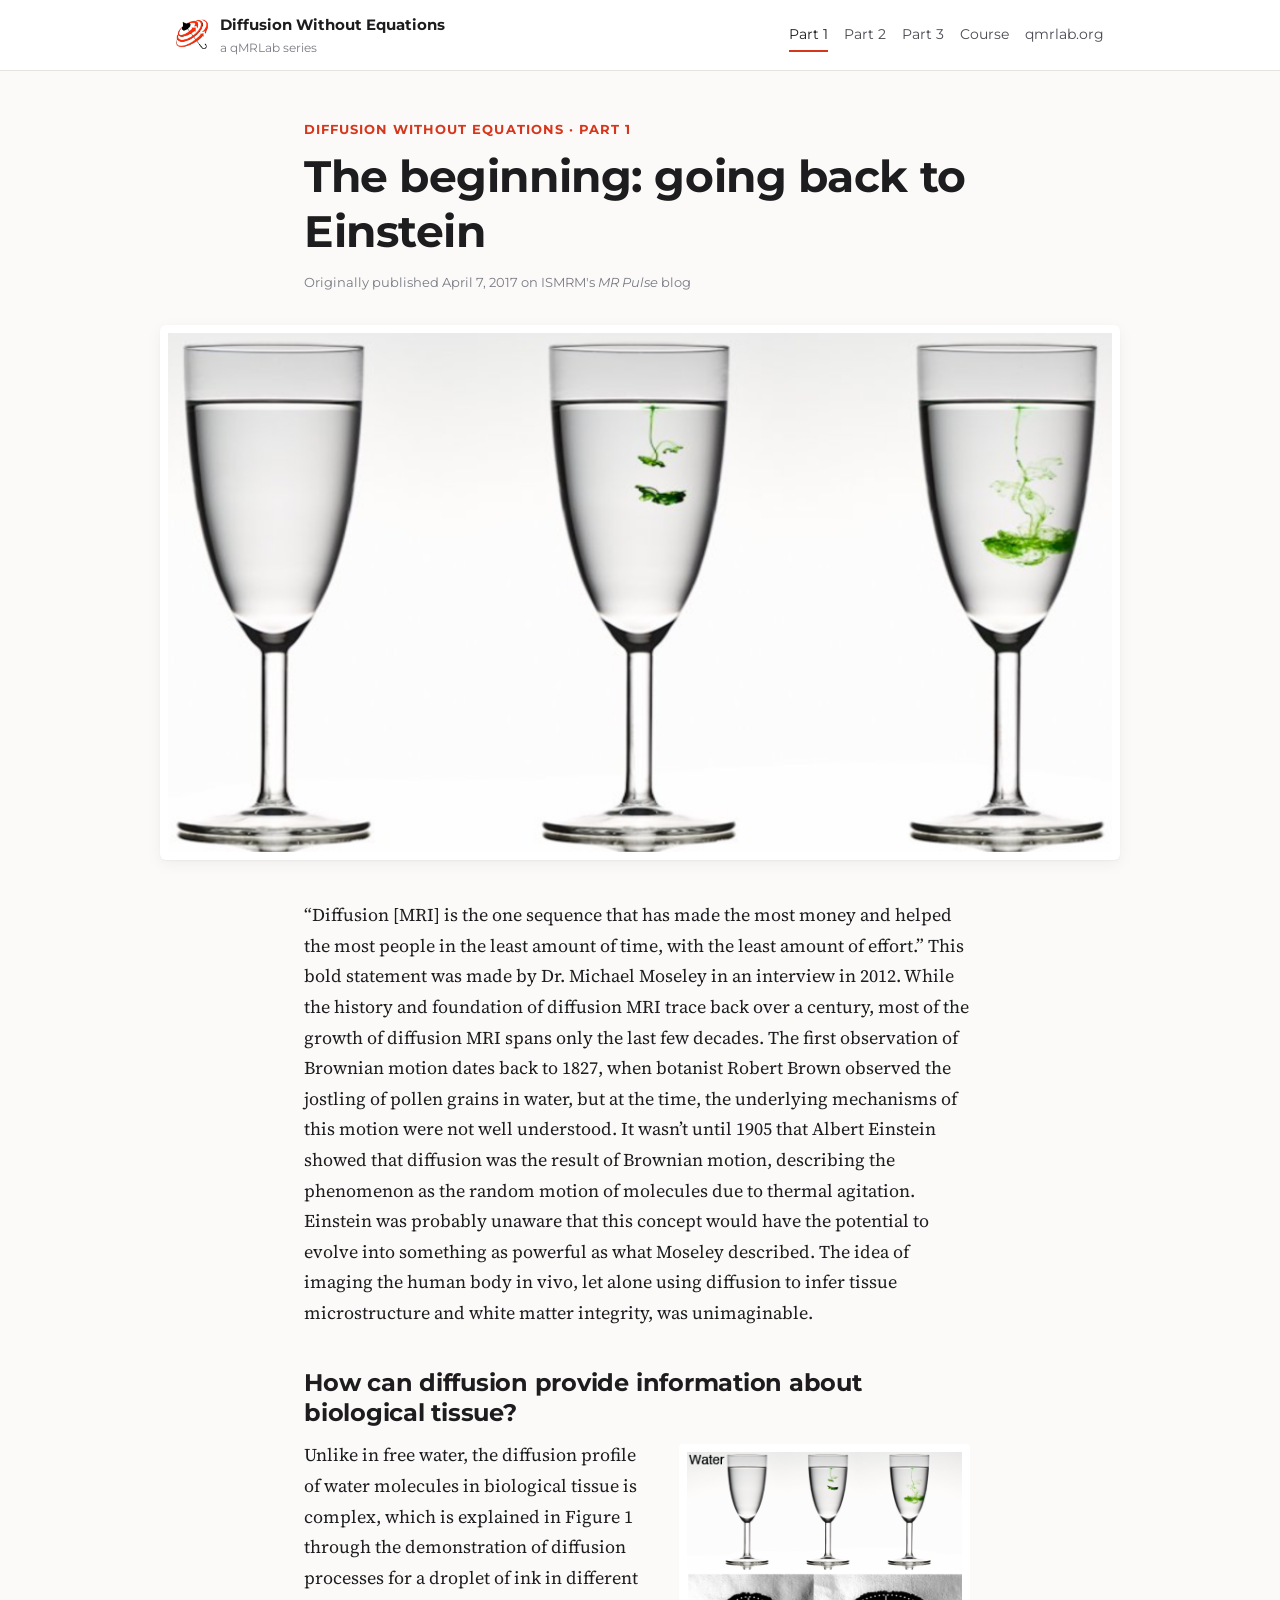
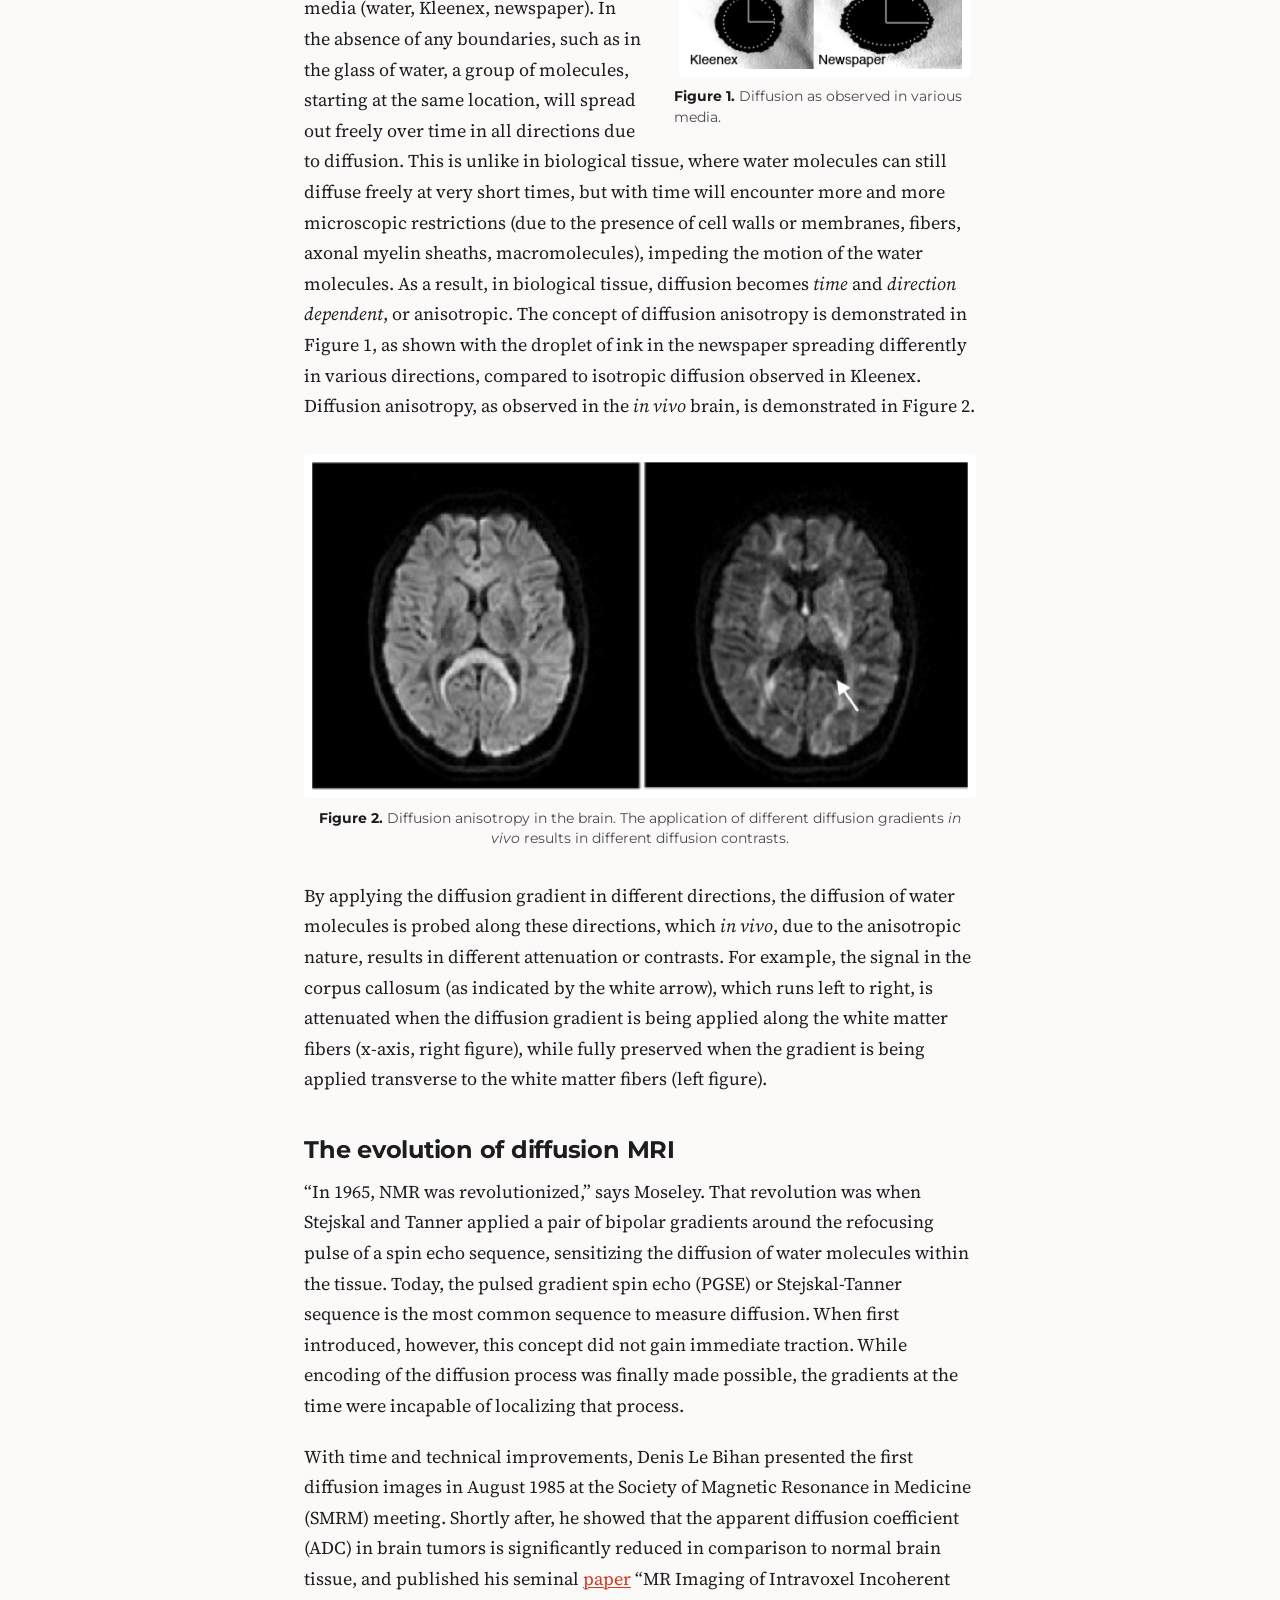
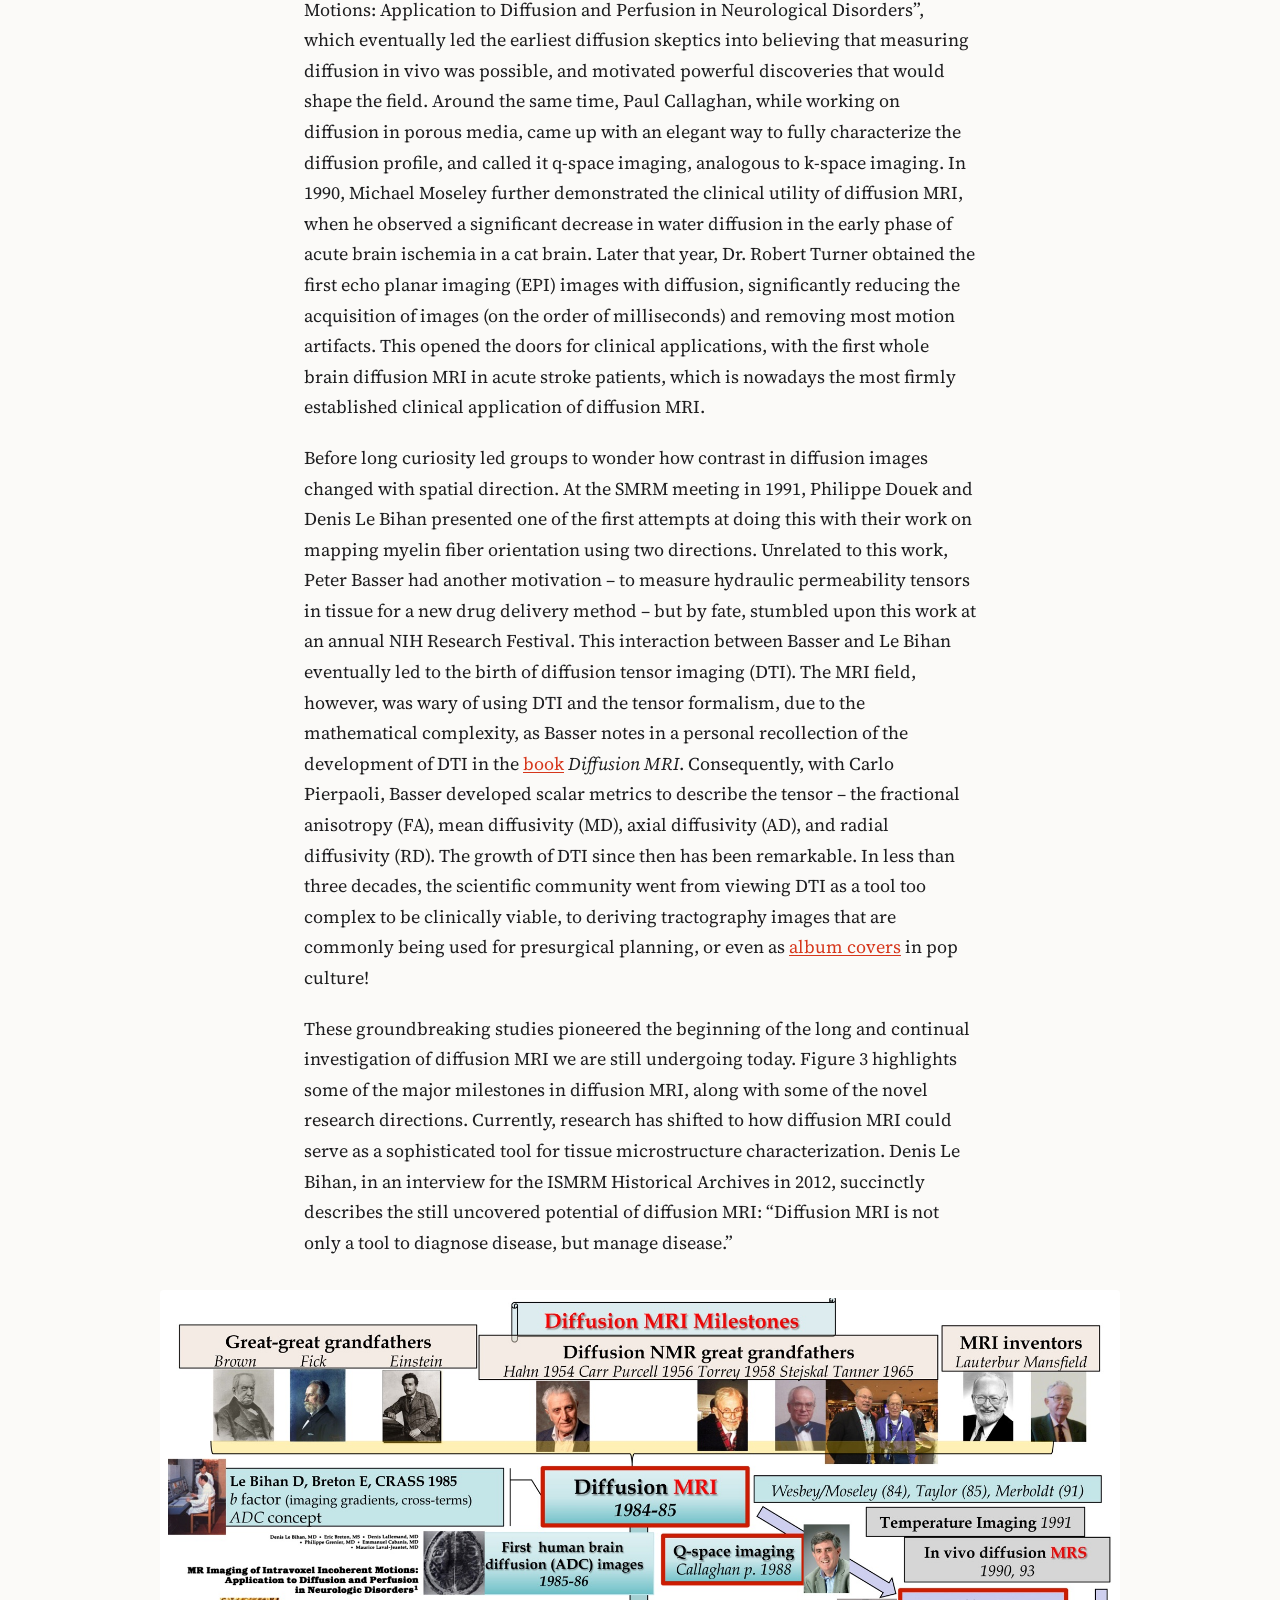
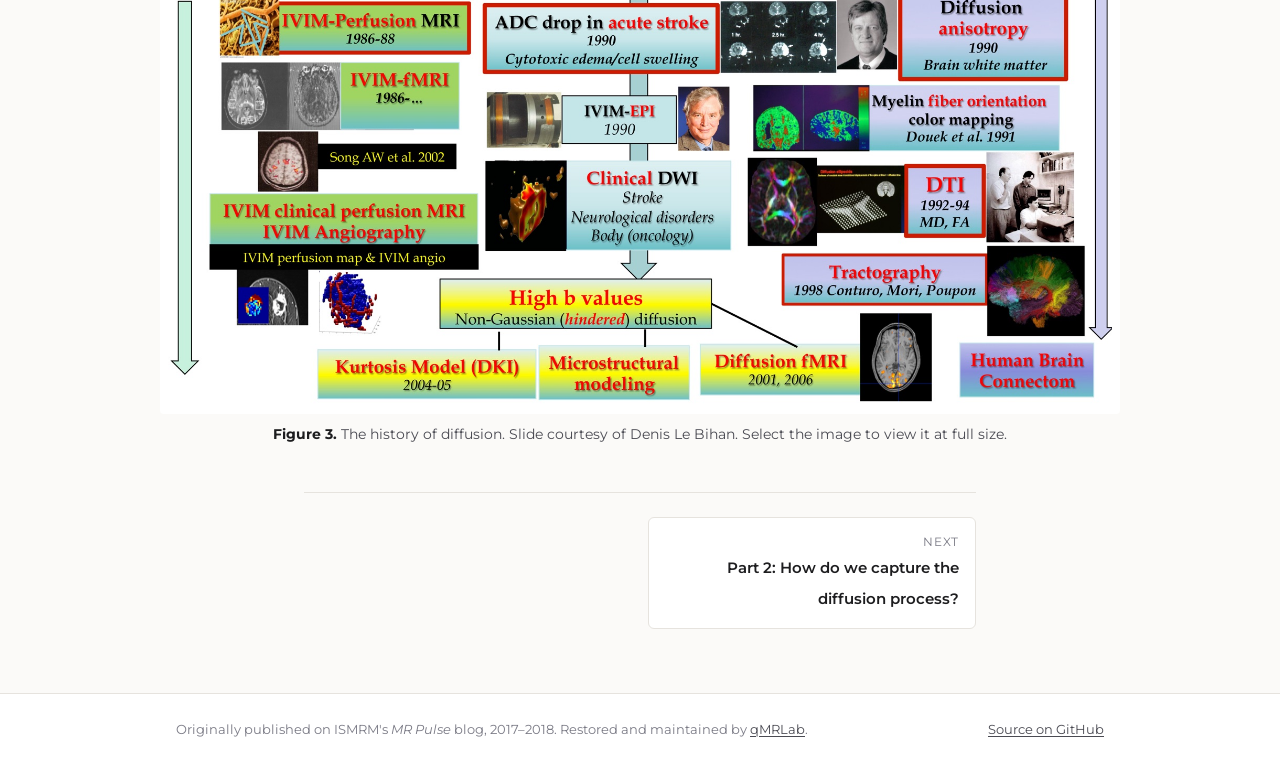
<file: part-1/index.html>
<!doctype html>
<html lang="en">
<head>
  <meta charset="utf-8">
  <meta name="viewport" content="width=device-width, initial-scale=1">
  <title>Diffusion Without Equations, Part 1 | qMRLab</title>
  <meta name="description" content="The history of diffusion MRI, from Brownian motion and Einstein to Stejskal and Tanner, the first diffusion images, and diffusion tensor imaging.">
  <meta property="og:title" content="Diffusion Without Equations, Part 1">
  <meta property="og:image" content="https://qmrlab.org/diffusion-without-equations/assets/img/part1-hero.png">
  <link rel="icon" href="../assets/img/qmrlab-icon.png">
  <link rel="preconnect" href="https://fonts.googleapis.com">
  <link rel="preconnect" href="https://fonts.gstatic.com" crossorigin>
  <link rel="stylesheet" href="https://fonts.googleapis.com/css2?family=Montserrat:wght@400;600;700&family=Source+Serif+4:ital,opsz,wght@0,8..60,400;0,8..60,600;1,8..60,400&display=swap">
  <link rel="stylesheet" href="../assets/css/style.css">
</head>
<body>
<header class="site-header">
  <div class="inner">
    <a class="brand" href="../"><img src="../assets/img/qmrlab-icon.png" alt=""><span>Diffusion Without Equations<small>a qMRLab series</small></span></a>
    <nav class="site-nav" aria-label="Series">
      <a href="../part-1/" aria-current="page">Part 1</a>
      <a href="../part-2/">Part 2</a>
      <a href="../part-3/">Part 3</a>
      <a href="../course/">Course</a>
      <a href="https://qmrlab.org">qmrlab.org</a>
    </nav>
  </div>
</header>

<main>
  <header class="post-header">
    <p class="kicker">Diffusion Without Equations &middot; Part 1</p>
    <h1>The beginning: going back to Einstein</h1>
    <p class="meta">Originally published April 7, 2017 on ISMRM's <em>MR Pulse</em> blog</p>
  </header>

  <figure class="hero"><img src="../assets/img/part1-hero.png" alt="Diffusion Without Equations title graphic" width="886" height="487"></figure>

  <article class="prose">
    <p>“Diffusion [MRI] is the one sequence that has made the most money and helped the most people in the least amount of time, with the least amount of effort.” This bold statement was made by Dr. Michael Moseley in an interview in 2012. While the history and foundation of diffusion MRI trace back over a century, most of the growth of diffusion MRI spans only the last few decades. The first observation of Brownian motion dates back to 1827, when botanist Robert Brown observed the jostling of pollen grains in water, but at the time, the underlying mechanisms of this motion were not well understood. It wasn’t until 1905 that Albert Einstein showed that diffusion was the result of Brownian motion, describing the phenomenon as the random motion of molecules due to thermal agitation. Einstein was probably unaware that this concept would have the potential to evolve into something as powerful as what Moseley described. The idea of imaging the human body in vivo, let alone using diffusion to infer tissue microstructure and white matter integrity, was unimaginable.</p>

    <h2>How can diffusion provide information about biological tissue?</h2>

    <figure class="float-right">
      <img src="../assets/img/part1-fig1-ink-diffusion.png" alt="A drop of ink spreading in a glass of water, on a tissue, and on newspaper" width="291" height="229">
      <figcaption><b>Figure 1.</b> Diffusion as observed in various media.</figcaption>
    </figure>

    <p>Unlike in free water, the diffusion profile of water molecules in biological tissue is complex, which is explained in Figure 1 through the demonstration of diffusion processes for a droplet of ink in different media (water, Kleenex, newspaper). In the absence of any boundaries, such as in the glass of water, a group of molecules, starting at the same location, will spread out freely over time in all directions due to diffusion. This is unlike in biological tissue, where water molecules can still diffuse freely at very short times, but with time will encounter more and more microscopic restrictions (due to the presence of cell walls or membranes, fibers, axonal myelin sheaths, macromolecules), impeding the motion of the water molecules. As a result, in biological tissue, diffusion becomes <em>time</em> and <em>direction dependent</em>, or anisotropic. The concept of diffusion anisotropy is demonstrated in Figure 1, as shown with the droplet of ink in the newspaper spreading differently in various directions, compared to isotropic diffusion observed in Kleenex. Diffusion anisotropy, as observed in the <em>in vivo</em> brain, is demonstrated in Figure 2.</p>

    <figure class="clear">
      <img src="../assets/img/part1-fig2-anisotropy.png" alt="Two axial diffusion-weighted brain images acquired with diffusion gradients in different directions; the corpus callosum is marked with a white arrow" width="1118" height="560">
      <figcaption><b>Figure 2.</b> Diffusion anisotropy in the brain. The application of different diffusion gradients <em>in vivo</em> results in different diffusion contrasts.</figcaption>
    </figure>

    <p>By applying the diffusion gradient in different directions, the diffusion of water molecules is probed along these directions, which <em>in vivo</em>, due to the anisotropic nature, results in different attenuation or contrasts. For example, the signal in the corpus callosum (as indicated by the white arrow), which runs left to right, is attenuated when the diffusion gradient is being applied along the white matter fibers (x-axis, right figure), while fully preserved when the gradient is being applied transverse to the white matter fibers (left figure).</p>

    <h2>The evolution of diffusion MRI</h2>

    <p>“In 1965, NMR was revolutionized,” says Moseley. That revolution was when Stejskal and Tanner applied a pair of bipolar gradients around the refocusing pulse of a spin echo sequence, sensitizing the diffusion of water molecules within the tissue. Today, the pulsed gradient spin echo (PGSE) or Stejskal-Tanner sequence is the most common sequence to measure diffusion. When first introduced, however, this concept did not gain immediate traction. While encoding of the diffusion process was finally made possible, the gradients at the time were incapable of localizing that process.</p>

    <p>With time and technical improvements, Denis Le Bihan presented the first diffusion images in August 1985 at the Society of Magnetic Resonance in Medicine (SMRM) meeting. Shortly after, he showed that the apparent diffusion coefficient (ADC) in brain tumors is significantly reduced in comparison to normal brain tissue, and published his seminal <a href="https://doi.org/10.1148/radiology.161.2.3763909">paper</a> “MR Imaging of Intravoxel Incoherent Motions: Application to Diffusion and Perfusion in Neurological Disorders”, which eventually led the earliest diffusion skeptics into believing that measuring diffusion in vivo was possible, and motivated powerful discoveries that would shape the field. Around the same time, Paul Callaghan, while working on diffusion in porous media, came up with an elegant way to fully characterize the diffusion profile, and called it q-space imaging, analogous to k-space imaging. In 1990, Michael Moseley further demonstrated the clinical utility of diffusion MRI, when he observed a significant decrease in water diffusion in the early phase of acute brain ischemia in a cat brain. Later that year, Dr. Robert Turner obtained the first echo planar imaging (EPI) images with diffusion, significantly reducing the acquisition of images (on the order of milliseconds) and removing most motion artifacts. This opened the doors for clinical applications, with the first whole brain diffusion MRI in acute stroke patients, which is nowadays the most firmly established clinical application of diffusion MRI.</p>

    <p>Before long curiosity led groups to wonder how contrast in diffusion images changed with spatial direction. At the SMRM meeting in 1991, Philippe Douek and Denis Le Bihan presented one of the first attempts at doing this with their work on mapping myelin fiber orientation using two directions. Unrelated to this work, Peter Basser had another motivation – to measure hydraulic permeability tensors in tissue for a new drug delivery method – but by fate, stumbled upon this work at an annual NIH Research Festival. This interaction between Basser and Le Bihan eventually led to the birth of diffusion tensor imaging (DTI). The MRI field, however, was wary of using DTI and the tensor formalism, due to the mathematical complexity, as Basser notes in a personal recollection of the development of DTI in the <a href="https://global.oup.com/academic/product/diffusion-mri-9780195369779">book</a> <em>Diffusion MRI</em>. Consequently, with Carlo Pierpaoli, Basser developed scalar metrics to describe the tensor – the fractional anisotropy (FA), mean diffusivity (MD), axial diffusivity (AD), and radial diffusivity (RD). The growth of DTI since then has been remarkable. In less than three decades, the scientific community went from viewing DTI as a tool too complex to be clinically viable, to deriving tractography images that are commonly being used for presurgical planning, or even as <a href="https://upload.wikimedia.org/wikipedia/en/4/49/Muse-the_2nd_law_lp.jpg">album covers</a> in pop culture!</p>

    <p>These groundbreaking studies pioneered the beginning of the long and continual investigation of diffusion MRI we are still undergoing today. Figure 3 highlights some of the major milestones in diffusion MRI, along with some of the novel research directions. Currently, research has shifted to how diffusion MRI could serve as a sophisticated tool for tissue microstructure characterization. Denis Le Bihan, in an interview for the ISMRM Historical Archives in 2012, succinctly describes the still uncovered potential of diffusion MRI: “Diffusion MRI is not only a tool to diagnose disease, but manage disease.”</p>

    <figure class="wide">
      <a href="../assets/img/part1-fig3-timeline-full.png"><img src="../assets/img/part1-fig3-timeline.jpg" alt="Timeline of major milestones in the history of diffusion MRI" width="1800" height="1350" loading="lazy"></a>
      <figcaption><b>Figure 3.</b> The history of diffusion. Slide courtesy of Denis Le Bihan. Select the image to view it at full size.</figcaption>
    </figure>
  </article>

  <nav class="series-nav" aria-label="Series navigation">
    <a class="next" href="../part-2/"><small>Next</small><span>Part 2: How do we capture the diffusion process?</span></a>
  </nav>
</main>

<footer class="site-footer">
  <div class="inner">
    <p>Originally published on ISMRM's <em>MR Pulse</em> blog, 2017–2018. Restored and maintained by <a href="https://qmrlab.org">qMRLab</a>.</p>
    <p><a href="https://github.com/qMRLab/diffusion-without-equations">Source on GitHub</a></p>
  </div>
</footer>
</body>
</html>
</file>
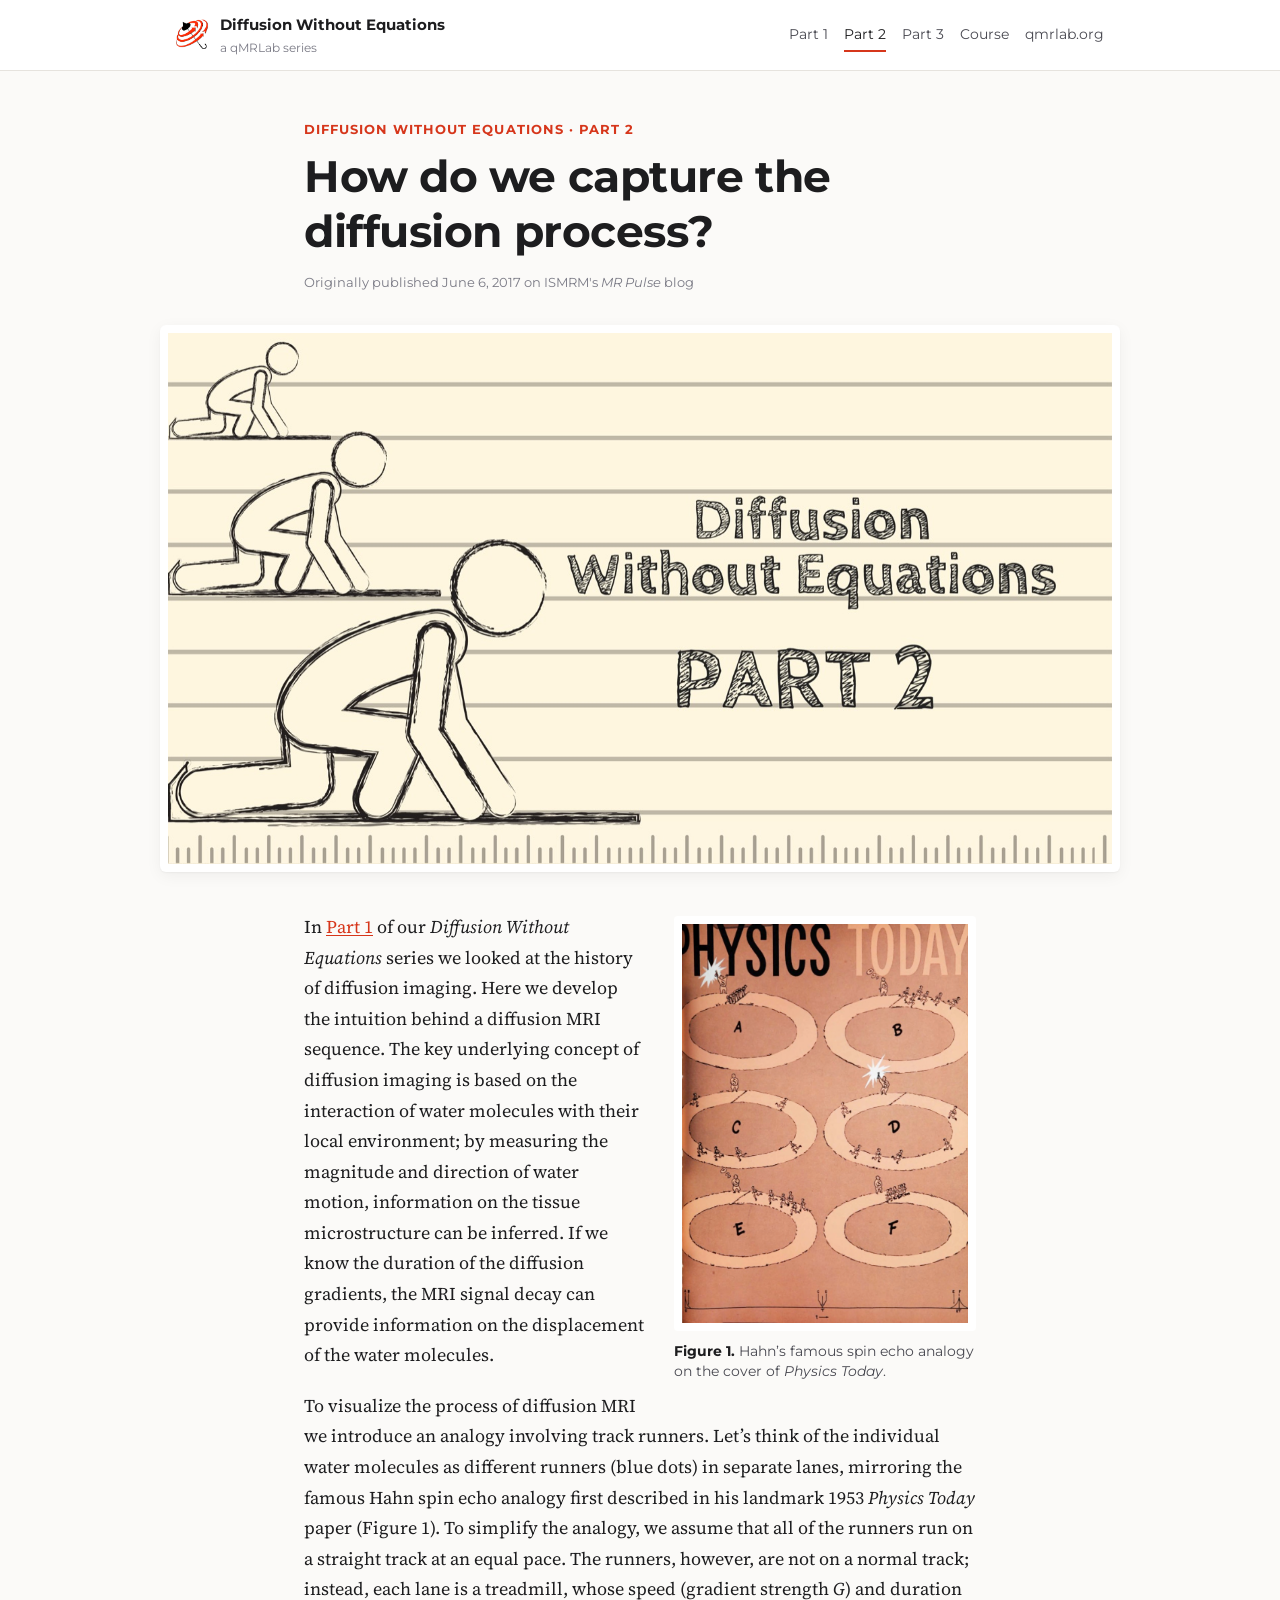
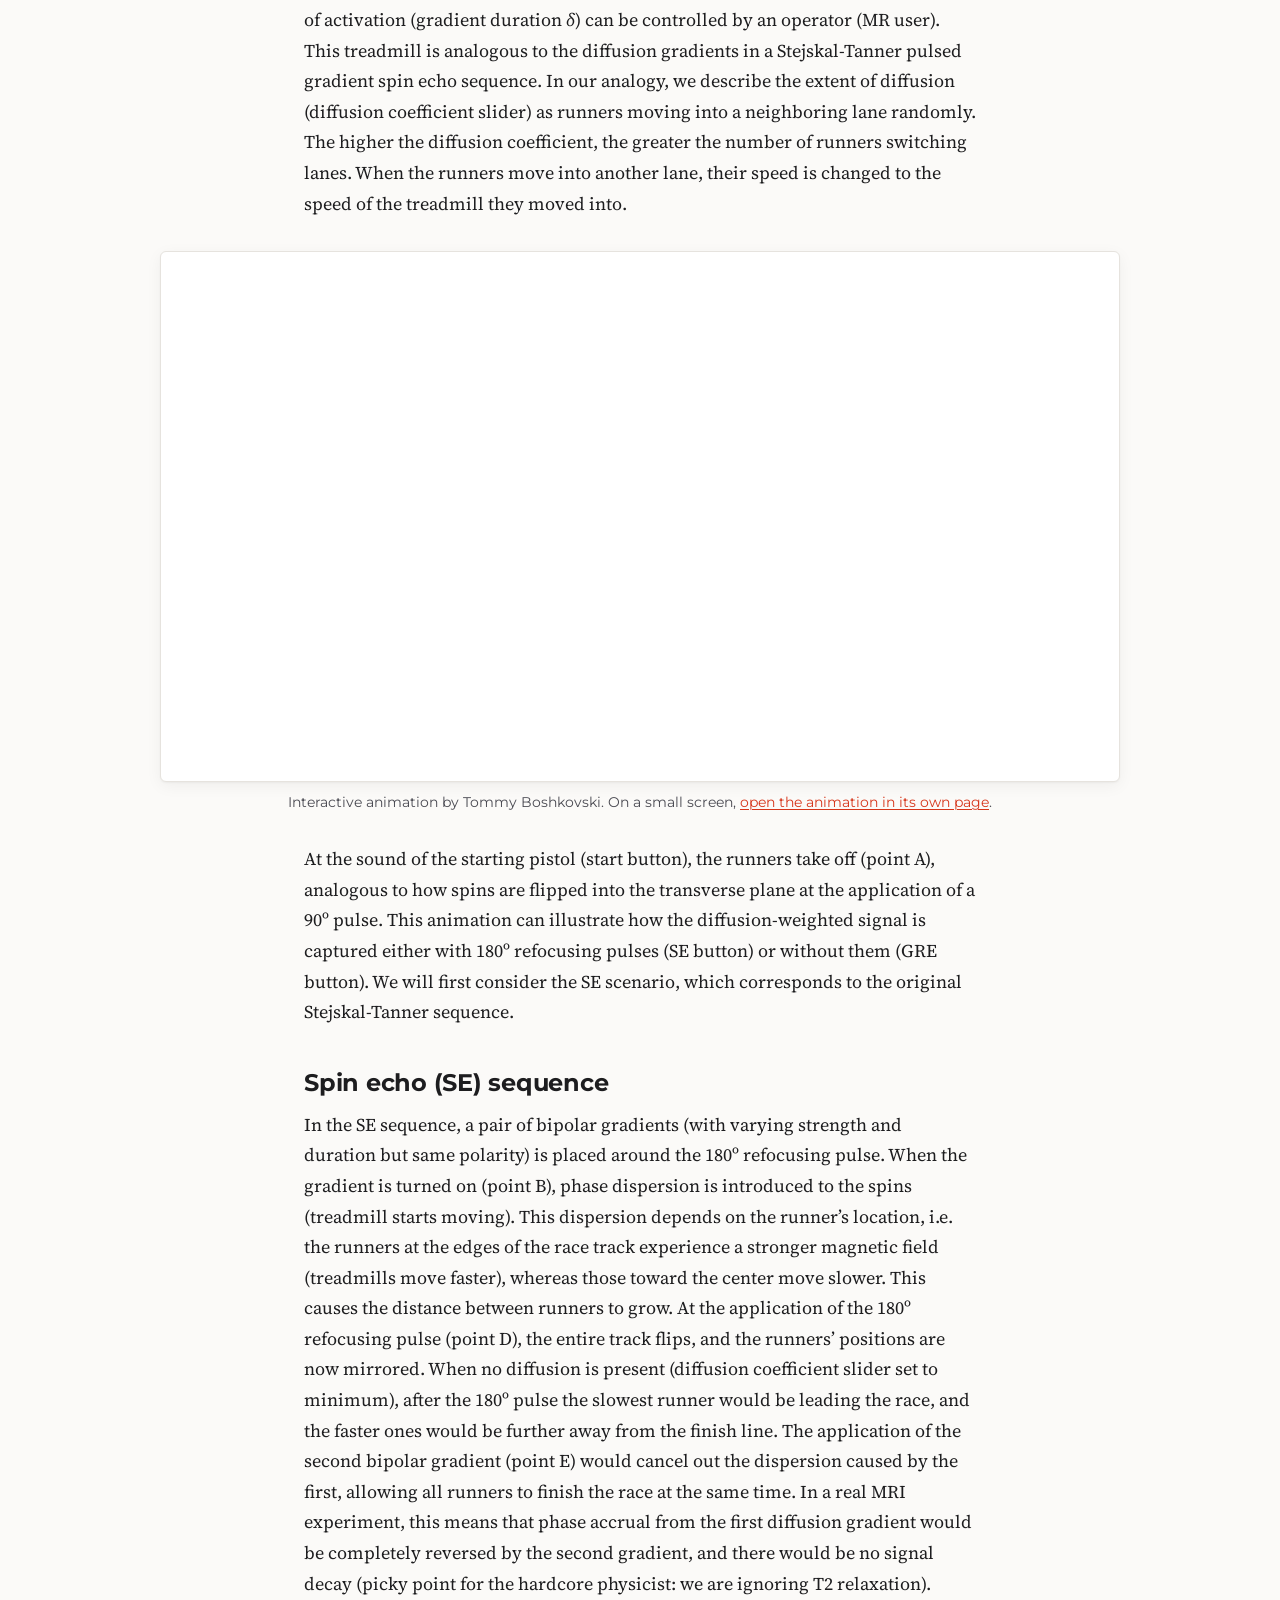
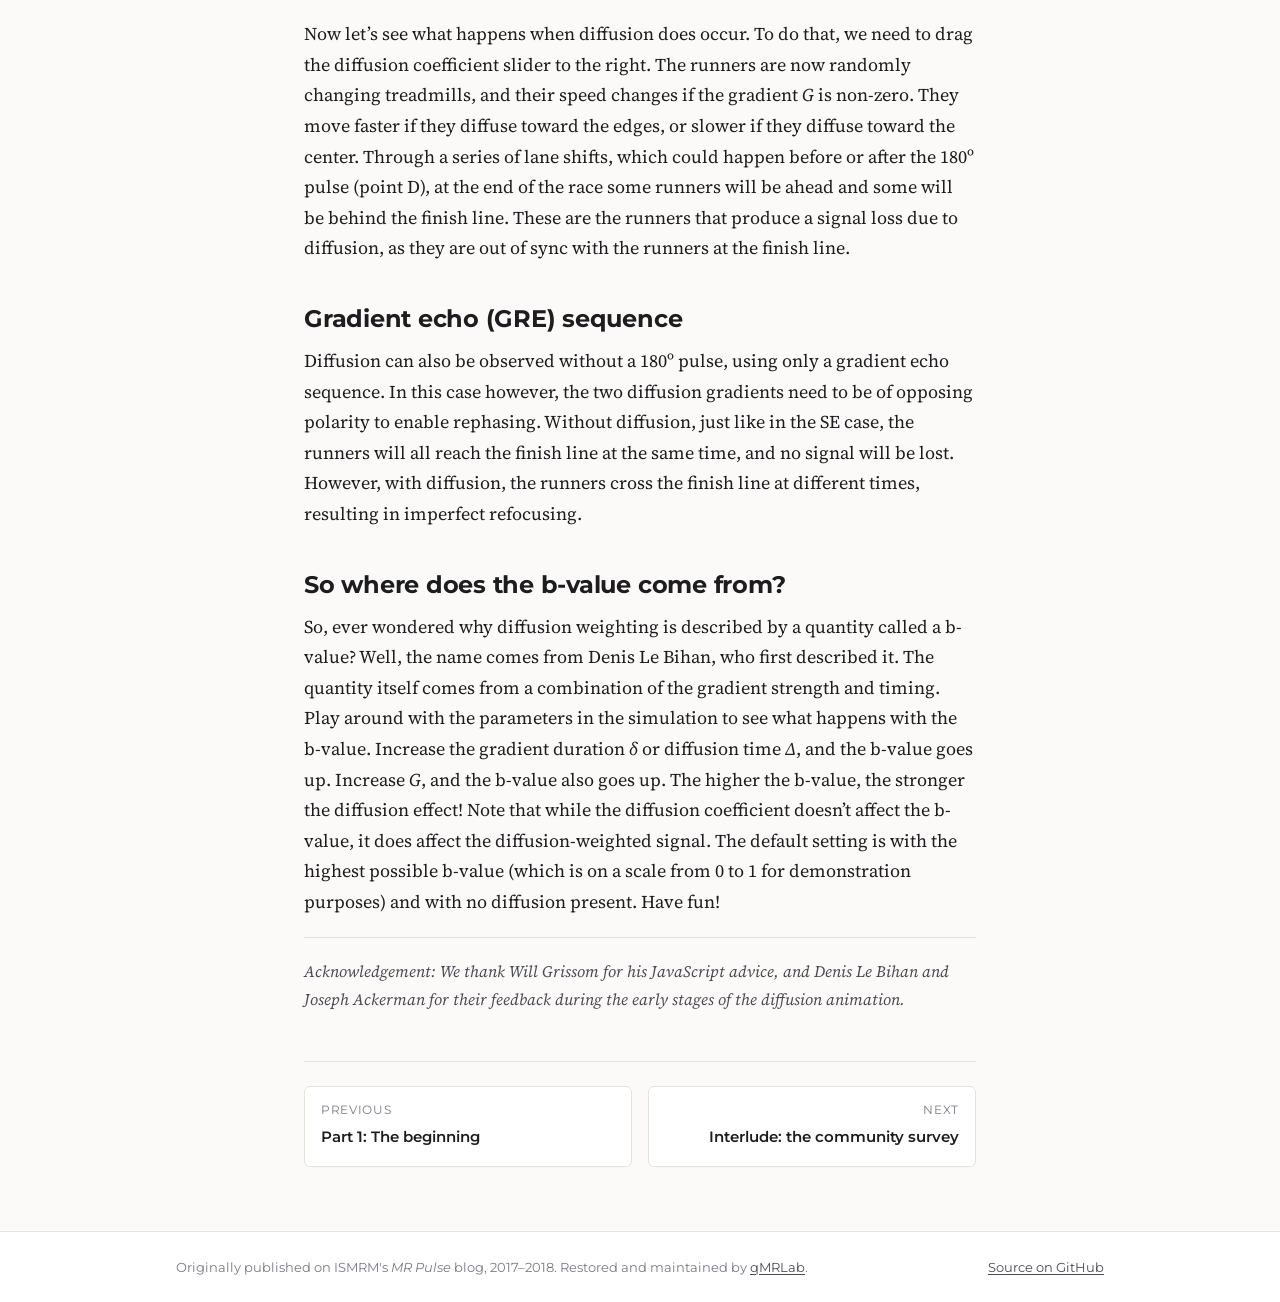
<file: part-2/index.html>
<!doctype html>
<html lang="en">
<head>
  <meta charset="utf-8">
  <meta name="viewport" content="width=device-width, initial-scale=1">
  <title>Diffusion Without Equations, Part 2 | qMRLab</title>
  <meta name="description" content="An interactive track-runner analogy for how spin-echo and gradient-echo diffusion MRI sequences capture the diffusion process, and where the b-value comes from.">
  <meta property="og:title" content="Diffusion Without Equations, Part 2: How do we capture the diffusion process?">
  <meta property="og:image" content="https://qmrlab.org/diffusion-without-equations/assets/img/part2-hero.jpg">
  <link rel="icon" href="../assets/img/qmrlab-icon.png">
  <link rel="preconnect" href="https://fonts.googleapis.com">
  <link rel="preconnect" href="https://fonts.gstatic.com" crossorigin>
  <link rel="stylesheet" href="https://fonts.googleapis.com/css2?family=Montserrat:wght@400;600;700&family=Source+Serif+4:ital,opsz,wght@0,8..60,400;0,8..60,600;1,8..60,400&display=swap">
  <link rel="stylesheet" href="../assets/css/style.css">
</head>
<body>
<header class="site-header">
  <div class="inner">
    <a class="brand" href="../"><img src="../assets/img/qmrlab-icon.png" alt=""><span>Diffusion Without Equations<small>a qMRLab series</small></span></a>
    <nav class="site-nav" aria-label="Series">
      <a href="../part-1/">Part 1</a>
      <a href="../part-2/" aria-current="page">Part 2</a>
      <a href="../part-3/">Part 3</a>
      <a href="../course/">Course</a>
      <a href="https://qmrlab.org">qmrlab.org</a>
    </nav>
  </div>
</header>

<main>
  <header class="post-header">
    <p class="kicker">Diffusion Without Equations &middot; Part 2</p>
    <h1>How do we capture the diffusion process?</h1>
    <p class="meta">Originally published June 6, 2017 on ISMRM's <em>MR Pulse</em> blog</p>
  </header>

  <figure class="hero"><img src="../assets/img/part2-hero.jpg" alt="Diffusion Without Equations Part 2 title graphic: a stick-figure runner on a lined track" width="1400" height="787"></figure>

  <article class="prose">
    <figure class="float-right">
      <img src="../assets/img/part2-fig1-hahn-runners.jpg" alt="Physics Today cover illustrating Hahn's spin echo with runners on a track" width="760" height="1059">
      <figcaption><b>Figure 1.</b> Hahn’s famous spin echo analogy on the cover of <em>Physics Today</em>.</figcaption>
    </figure>

    <p>In <a href="../part-1/">Part 1</a> of our <em>Diffusion Without Equations</em> series we looked at the history of diffusion imaging. Here we develop the intuition behind a diffusion MRI sequence. The key underlying concept of diffusion imaging is based on the interaction of water molecules with their local environment; by measuring the magnitude and direction of water motion, information on the tissue microstructure can be inferred. If we know the duration of the diffusion gradients, the MRI signal decay can provide information on the displacement of the water molecules.</p>

    <p>To visualize the process of diffusion MRI we introduce an analogy involving track runners. Let’s think of the individual water molecules as different runners (blue dots) in separate lanes, mirroring the famous Hahn spin echo analogy first described in his landmark 1953 <em>Physics Today</em> paper (Figure 1). To simplify the analogy, we assume that all of the runners run on a straight track at an equal pace. The runners, however, are not on a normal track; instead, each lane is a treadmill, whose speed (gradient strength <i>G</i>) and duration of activation (gradient duration <i>δ</i>) can be controlled by an operator (MR user). This treadmill is analogous to the diffusion gradients in a Stejskal-Tanner pulsed gradient spin echo sequence. In our analogy, we describe the extent of diffusion (diffusion coefficient slider) as runners moving into a neighboring lane randomly. The higher the diffusion coefficient, the greater the number of runners switching lanes. When the runners move into another lane, their speed is changed to the speed of the treadmill they moved into.</p>
  </article>

  <figure class="embed-wide">
    <div class="scale-frame" data-width="1300" data-height="720">
      <iframe src="https://tommyboshkovski.github.io/diffusion-animation/" title="Interactive diffusion MRI runner animation" scrolling="no" loading="lazy"></iframe>
    </div>
    <figcaption class="embed-caption">Interactive animation by Tommy Boshkovski. On a small screen, <a href="https://tommyboshkovski.github.io/diffusion-animation/">open the animation in its own page</a>.</figcaption>
  </figure>

  <article class="prose">
    <p>At the sound of the starting pistol (start button), the runners take off (point A), analogous to how spins are flipped into the transverse plane at the application of a 90º pulse. This animation can illustrate how the diffusion-weighted signal is captured either with 180º refocusing pulses (SE button) or without them (GRE button). We will first consider the SE scenario, which corresponds to the original Stejskal-Tanner sequence.</p>

    <h2>Spin echo (SE) sequence</h2>

    <p>In the SE sequence, a pair of bipolar gradients (with varying strength and duration but same polarity) is placed around the 180º refocusing pulse. When the gradient is turned on (point B), phase dispersion is introduced to the spins (treadmill starts moving). This dispersion depends on the runner’s location, i.e. the runners at the edges of the race track experience a stronger magnetic field (treadmills move faster), whereas those toward the center move slower. This causes the distance between runners to grow. At the application of the 180º refocusing pulse (point D), the entire track flips, and the runners’ positions are now mirrored. When no diffusion is present (diffusion coefficient slider set to minimum), after the 180º pulse the slowest runner would be leading the race, and the faster ones would be further away from the finish line. The application of the second bipolar gradient (point E) would cancel out the dispersion caused by the first, allowing all runners to finish the race at the same time. In a real MRI experiment, this means that phase accrual from the first diffusion gradient would be completely reversed by the second gradient, and there would be no signal decay (picky point for the hardcore physicist: we are ignoring T2 relaxation).</p>

    <p>Now let’s see what happens when diffusion does occur. To do that, we need to drag the diffusion coefficient slider to the right. The runners are now randomly changing treadmills, and their speed changes if the gradient <i>G</i> is non-zero. They move faster if they diffuse toward the edges, or slower if they diffuse toward the center. Through a series of lane shifts, which could happen before or after the 180º pulse (point D), at the end of the race some runners will be ahead and some will be behind the finish line. These are the runners that produce a signal loss due to diffusion, as they are out of sync with the runners at the finish line.</p>

    <h2>Gradient echo (GRE) sequence</h2>

    <p>Diffusion can also be observed without a 180º pulse, using only a gradient echo sequence. In this case however, the two diffusion gradients need to be of opposing polarity to enable rephasing. Without diffusion, just like in the SE case, the runners will all reach the finish line at the same time, and no signal will be lost. However, with diffusion, the runners cross the finish line at different times, resulting in imperfect refocusing.</p>

    <h2>So where does the b-value come from?</h2>

    <p>So, ever wondered why diffusion weighting is described by a quantity called a b-value? Well, the name comes from Denis Le Bihan, who first described it. The quantity itself comes from a combination of the gradient strength and timing. Play around with the parameters in the simulation to see what happens with the b-value. Increase the gradient duration <i>δ</i> or diffusion time <i>Δ</i>, and the b-value goes up. Increase <i>G</i>, and the b-value also goes up. The higher the b-value, the stronger the diffusion effect! Note that while the diffusion coefficient doesn’t affect the b-value, it does affect the diffusion-weighted signal. The default setting is with the highest possible b-value (which is on a scale from 0 to 1 for demonstration purposes) and with no diffusion present. Have fun!</p>

    <p class="ack">Acknowledgement: We thank Will Grissom for his JavaScript advice, and Denis Le Bihan and Joseph Ackerman for their feedback during the early stages of the diffusion animation.</p>
  </article>

  <nav class="series-nav" aria-label="Series navigation">
    <a class="prev" href="../part-1/"><small>Previous</small><span>Part 1: The beginning</span></a>
    <a class="next" href="../survey/"><small>Next</small><span>Interlude: the community survey</span></a>
  </nav>
</main>

<footer class="site-footer">
  <div class="inner">
    <p>Originally published on ISMRM's <em>MR Pulse</em> blog, 2017–2018. Restored and maintained by <a href="https://qmrlab.org">qMRLab</a>.</p>
    <p><a href="https://github.com/qMRLab/diffusion-without-equations">Source on GitHub</a></p>
  </div>
</footer>
<script src="../assets/js/site.js"></script>
</body>
</html>
</file>
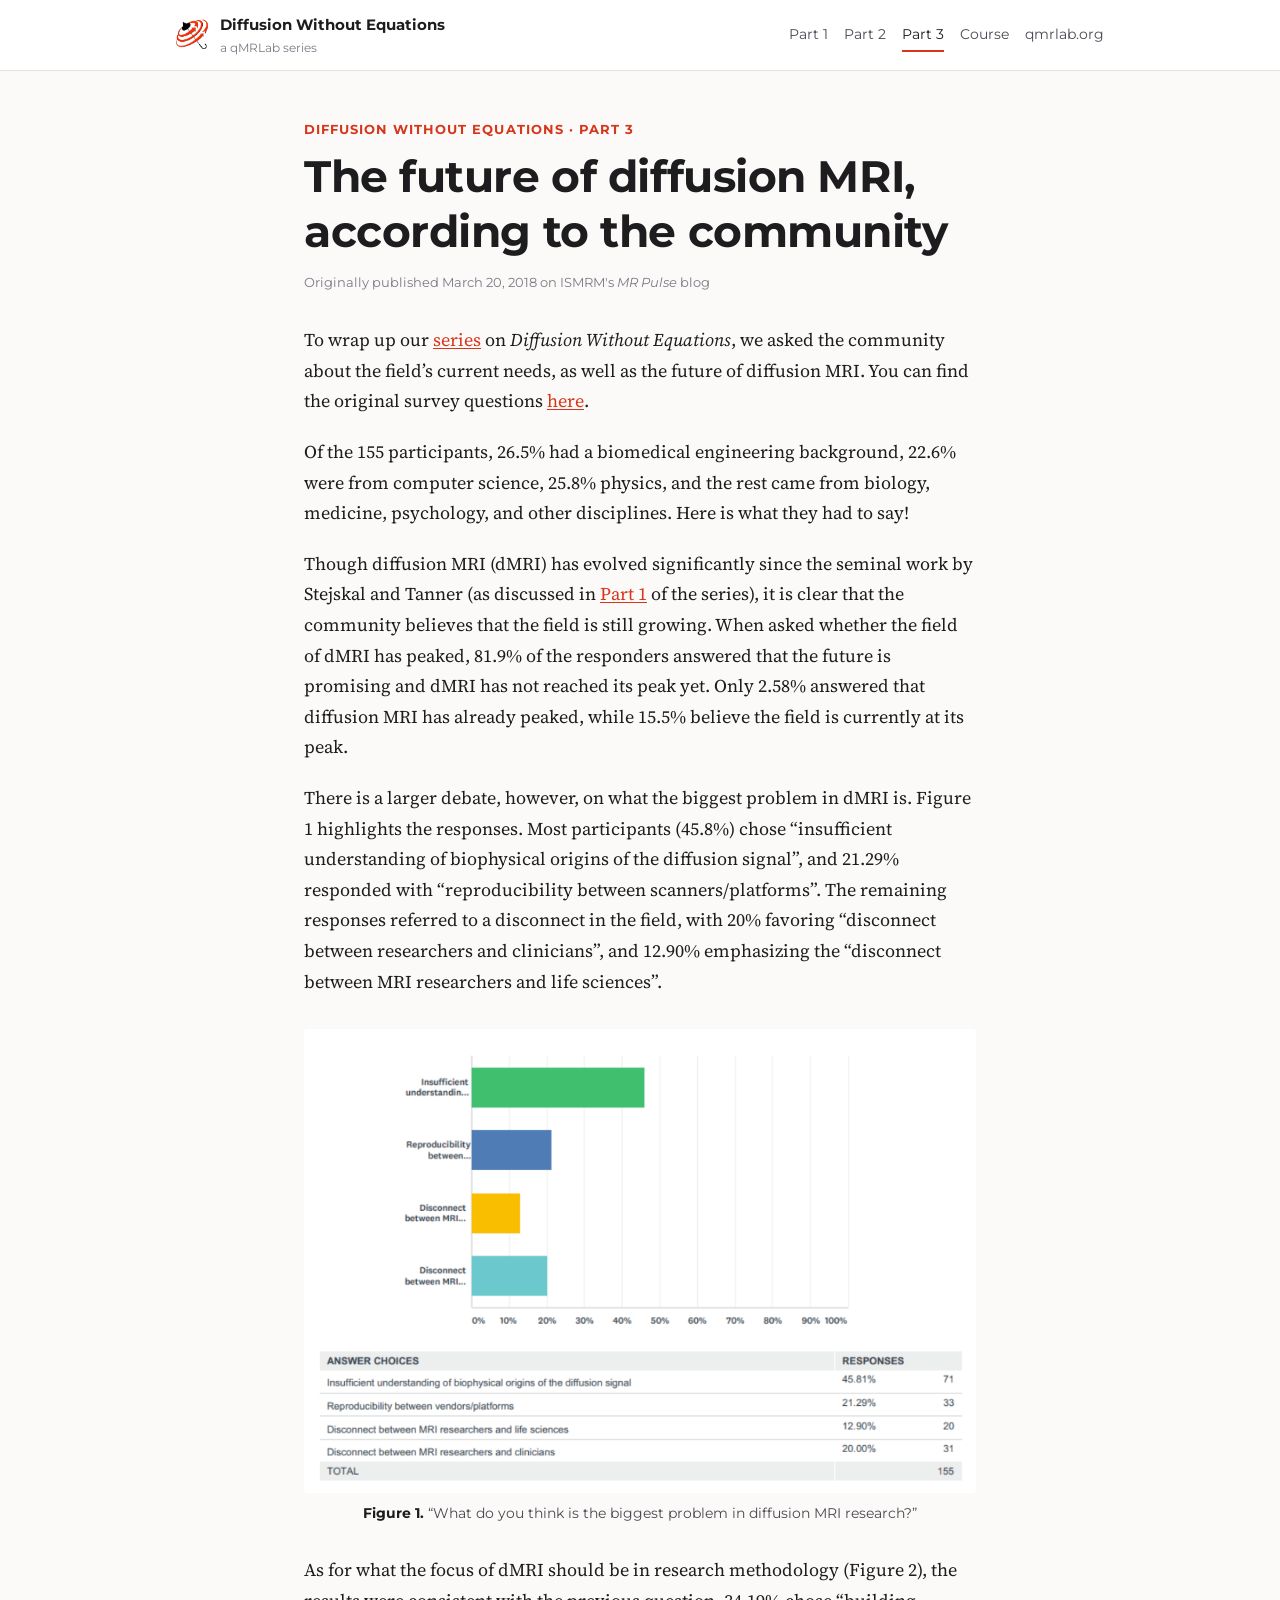
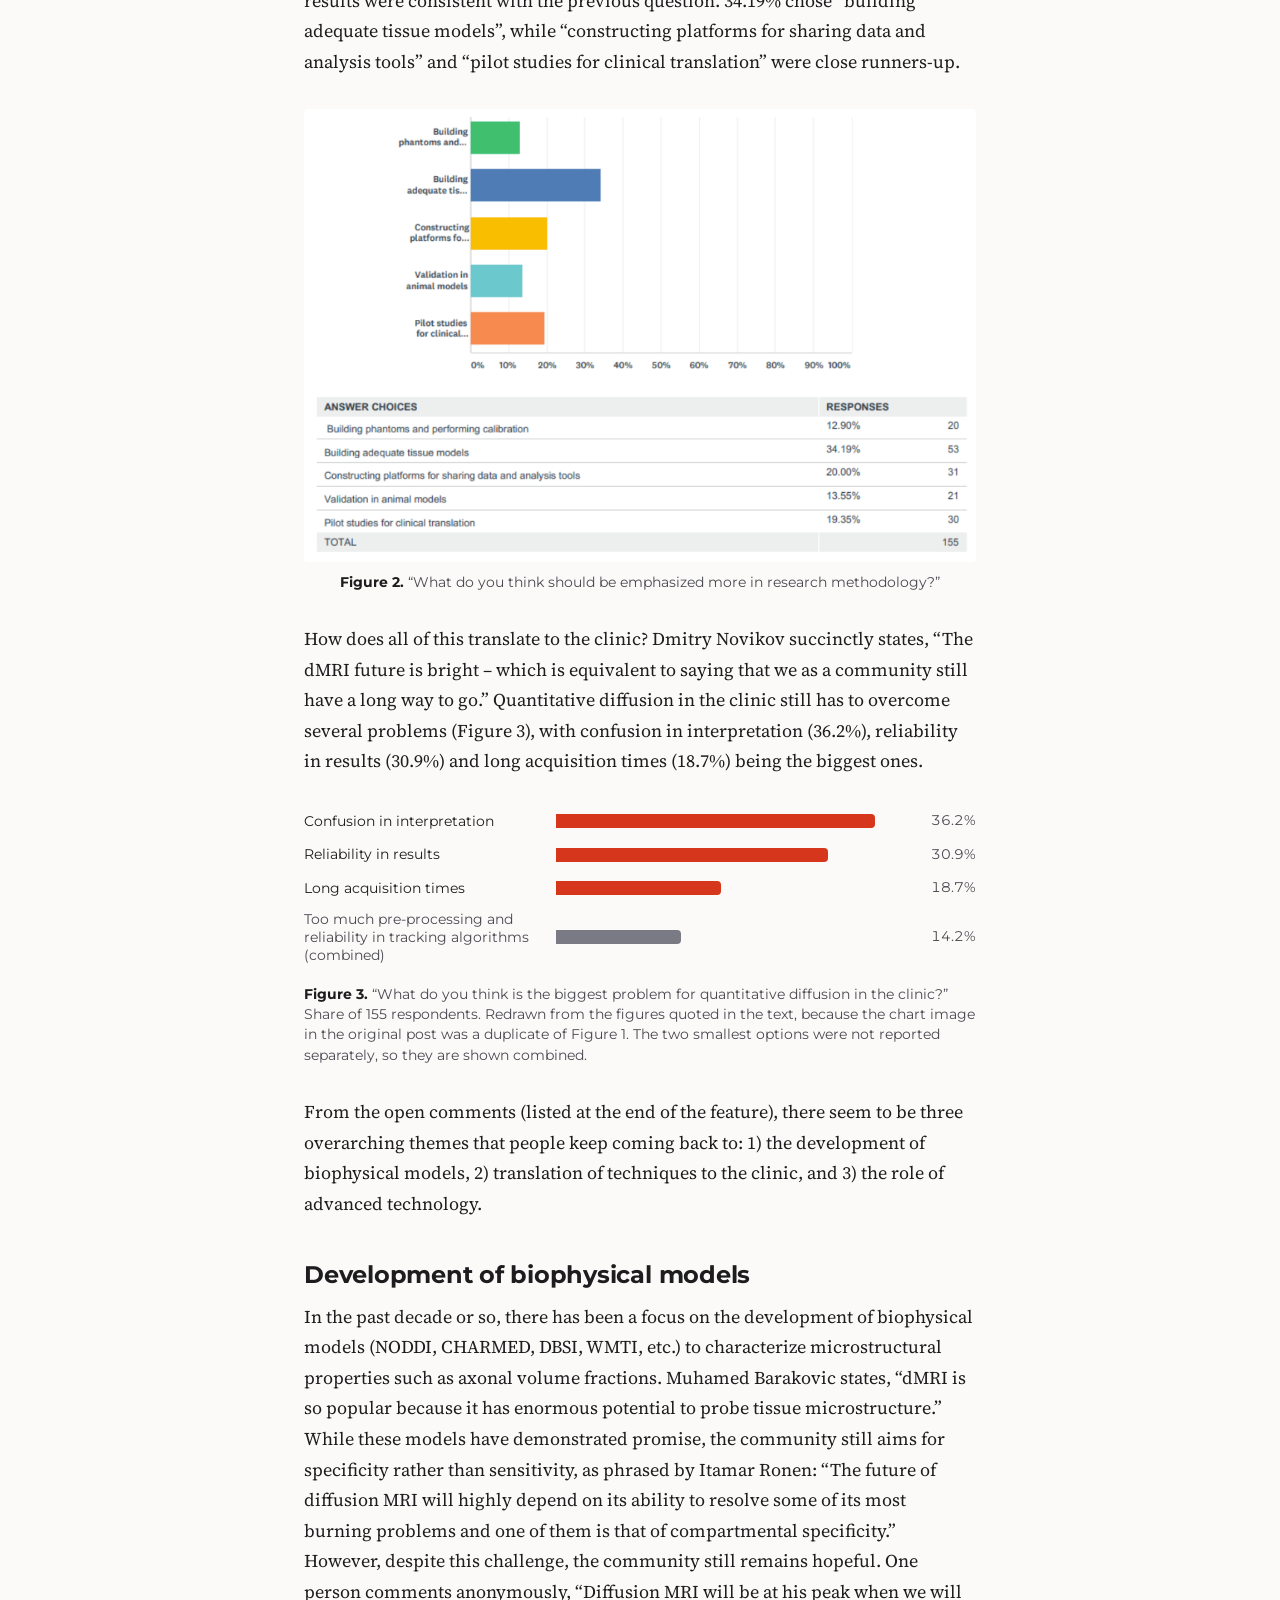
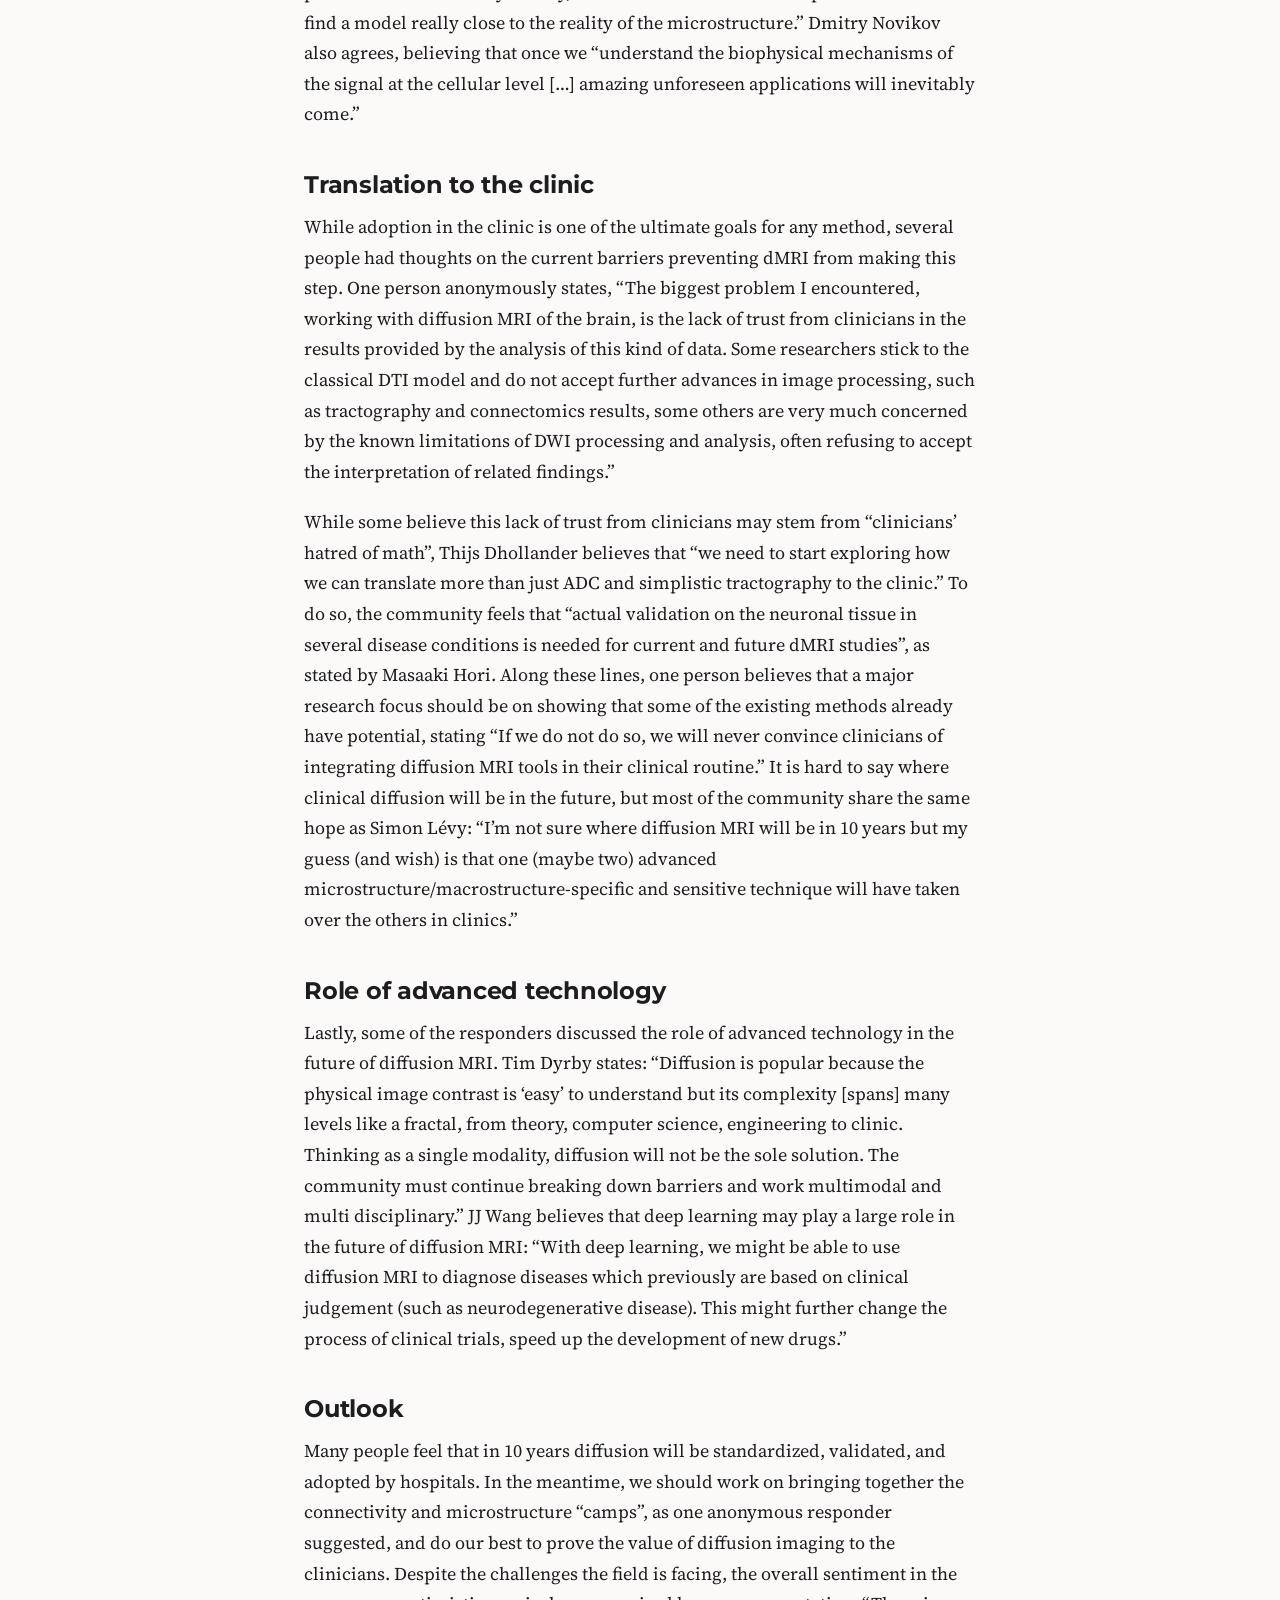
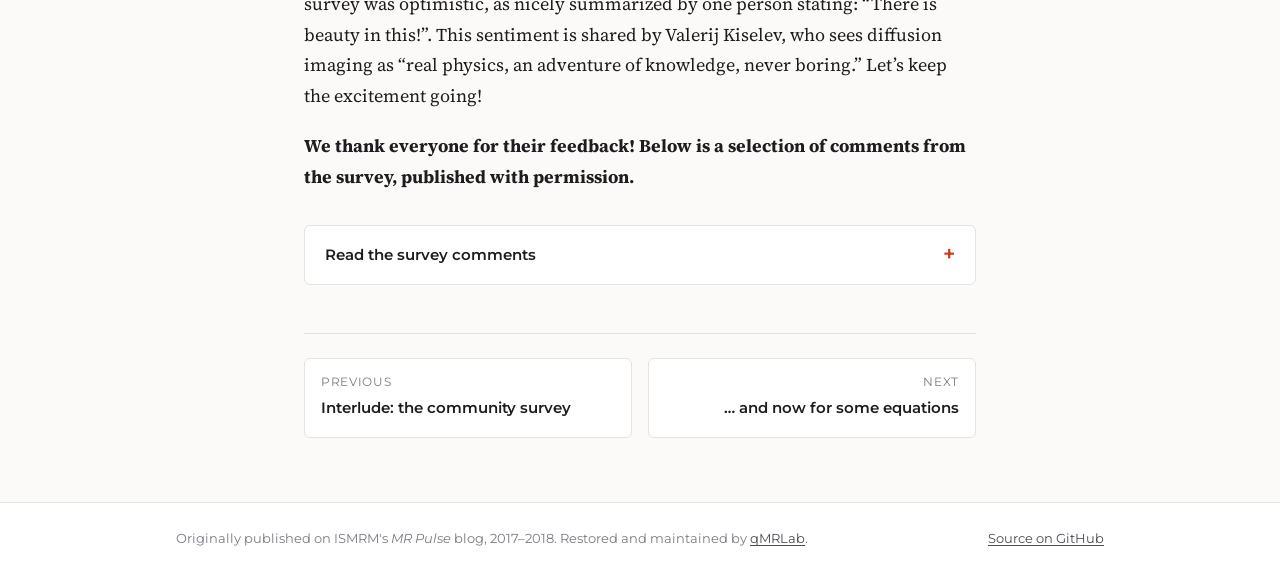
<file: part-3/index.html>
<!doctype html>
<html lang="en">
<head>
  <meta charset="utf-8">
  <meta name="viewport" content="width=device-width, initial-scale=1">
  <title>Diffusion Without Equations, Part 3 | qMRLab</title>
  <meta name="description" content="Results of a survey of 155 diffusion MRI researchers on the field's biggest problems and its future: biophysical models, clinical translation, and advanced technology.">
  <meta property="og:title" content="Diffusion Without Equations, Part 3">
  <meta property="og:image" content="https://qmrlab.org/diffusion-without-equations/assets/img/part3-hero.png">
  <link rel="icon" href="../assets/img/qmrlab-icon.png">
  <link rel="preconnect" href="https://fonts.googleapis.com">
  <link rel="preconnect" href="https://fonts.gstatic.com" crossorigin>
  <link rel="stylesheet" href="https://fonts.googleapis.com/css2?family=Montserrat:wght@400;600;700&family=Source+Serif+4:ital,opsz,wght@0,8..60,400;0,8..60,600;1,8..60,400&display=swap">
  <link rel="stylesheet" href="../assets/css/style.css">
</head>
<body>
<header class="site-header">
  <div class="inner">
    <a class="brand" href="../"><img src="../assets/img/qmrlab-icon.png" alt=""><span>Diffusion Without Equations<small>a qMRLab series</small></span></a>
    <nav class="site-nav" aria-label="Series">
      <a href="../part-1/">Part 1</a>
      <a href="../part-2/">Part 2</a>
      <a href="../part-3/" aria-current="page">Part 3</a>
      <a href="../course/">Course</a>
      <a href="https://qmrlab.org">qmrlab.org</a>
    </nav>
  </div>
</header>

<main>
  <header class="post-header">
    <p class="kicker">Diffusion Without Equations &middot; Part 3</p>
    <h1>The future of diffusion MRI, according to the community</h1>
    <p class="meta">Originally published March 20, 2018 on ISMRM's <em>MR Pulse</em> blog</p>
  </header>

  <article class="prose">
    <p>To wrap up our <a href="../">series</a> on <em>Diffusion Without Equations</em>, we asked the community about the field’s current needs, as well as the future of diffusion MRI. You can find the original survey questions <a href="../survey/">here</a>.</p>

    <p>Of the 155 participants, 26.5% had a biomedical engineering background, 22.6% were from computer science, 25.8% physics, and the rest came from biology, medicine, psychology, and other disciplines. Here is what they had to say!</p>

    <p>Though diffusion MRI (dMRI) has evolved significantly since the seminal work by Stejskal and Tanner (as discussed in <a href="../part-1/">Part 1</a> of the series), it is clear that the community believes that the field is still growing. When asked whether the field of dMRI has peaked, 81.9% of the responders answered that the future is promising and dMRI has not reached its peak yet. Only 2.58% answered that diffusion MRI has already peaked, while 15.5% believe the field is currently at its peak.</p>

    <p>There is a larger debate, however, on what the biggest problem in dMRI is. Figure 1 highlights the responses. Most participants (45.8%) chose “insufficient understanding of biophysical origins of the diffusion signal”, and 21.29% responded with “reproducibility between scanners/platforms”. The remaining responses referred to a disconnect in the field, with 20% favoring “disconnect between researchers and clinicians”, and 12.90% emphasizing the “disconnect between MRI researchers and life sciences”.</p>

    <figure>
      <img src="../assets/img/part3-fig1-biggest-problem.png" alt="Bar chart of survey responses: insufficient understanding of biophysical origins of the diffusion signal 45.81%, reproducibility between vendors/platforms 21.29%, disconnect between MRI researchers and clinicians 20.00%, disconnect between MRI researchers and life sciences 12.90%" width="838" height="572" loading="lazy">
      <figcaption><b>Figure 1.</b> “What do you think is the biggest problem in diffusion MRI research?”</figcaption>
    </figure>

    <p>As for what the focus of dMRI should be in research methodology (Figure 2), the results were consistent with the previous question. 34.19% chose “building adequate tissue models”, while “constructing platforms for sharing data and analysis tools” and “pilot studies for clinical translation” were close runners-up.</p>

    <figure>
      <img src="../assets/img/part3-fig2-methodology.png" alt="Bar chart of survey responses: building adequate tissue models 34.19%, constructing platforms for sharing data and analysis tools 20.00%, pilot studies for clinical translation 19.35%, validation in animal models 13.55%, building phantoms and performing calibration 12.90%" width="880" height="586" loading="lazy">
      <figcaption><b>Figure 2.</b> “What do you think should be emphasized more in research methodology?”</figcaption>
    </figure>

    <p>How does all of this translate to the clinic? Dmitry Novikov succinctly states, “The dMRI future is bright – which is equivalent to saying that we as a community still have a long way to go.” Quantitative diffusion in the clinic still has to overcome several problems (Figure 3), with confusion in interpretation (36.2%), reliability in results (30.9%) and long acquisition times (18.7%) being the biggest ones.</p>

    <figure class="barlist" role="img" aria-label="Biggest problem for quantitative diffusion in the clinic: confusion in interpretation 36.2%, reliability in results 30.9%, long acquisition times 18.7%, remaining two options combined 14.2%">
      <div class="bar-row"><span class="bar-label">Confusion in interpretation</span><span class="bar-track"><span class="bar" style="width:90.5%"></span></span><span class="bar-value">36.2%</span></div>
      <div class="bar-row"><span class="bar-label">Reliability in results</span><span class="bar-track"><span class="bar" style="width:77.2%"></span></span><span class="bar-value">30.9%</span></div>
      <div class="bar-row"><span class="bar-label">Long acquisition times</span><span class="bar-track"><span class="bar" style="width:46.8%"></span></span><span class="bar-value">18.7%</span></div>
      <div class="bar-row muted"><span class="bar-label">Too much pre-processing and reliability in tracking algorithms (combined)</span><span class="bar-track"><span class="bar" style="width:35.5%"></span></span><span class="bar-value">14.2%</span></div>
      <figcaption><b>Figure 3.</b> “What do you think is the biggest problem for quantitative diffusion in the clinic?” Share of 155 respondents. Redrawn from the figures quoted in the text, because the chart image in the original post was a duplicate of Figure 1. The two smallest options were not reported separately, so they are shown combined.</figcaption>
    </figure>

    <p>From the open comments (listed at the end of the feature), there seem to be three overarching themes that people keep coming back to: 1) the development of biophysical models, 2) translation of techniques to the clinic, and 3) the role of advanced technology.</p>

    <h2>Development of biophysical models</h2>

    <p>In the past decade or so, there has been a focus on the development of biophysical models (NODDI, CHARMED, DBSI, WMTI, etc.) to characterize microstructural properties such as axonal volume fractions. Muhamed Barakovic states, “dMRI is so popular because it has enormous potential to probe tissue microstructure.” While these models have demonstrated promise, the community still aims for specificity rather than sensitivity, as phrased by Itamar Ronen: “The future of diffusion MRI will highly depend on its ability to resolve some of its most burning problems and one of them is that of compartmental specificity.” However, despite this challenge, the community still remains hopeful. One person comments anonymously, “Diffusion MRI will be at his peak when we will find a model really close to the reality of the microstructure.” Dmitry Novikov also agrees, believing that once we “understand the biophysical mechanisms of the signal at the cellular level […] amazing unforeseen applications will inevitably come.”</p>

    <h2>Translation to the clinic</h2>

    <p>While adoption in the clinic is one of the ultimate goals for any method, several people had thoughts on the current barriers preventing dMRI from making this step. One person anonymously states, “The biggest problem I encountered, working with diffusion MRI of the brain, is the lack of trust from clinicians in the results provided by the analysis of this kind of data. Some researchers stick to the classical DTI model and do not accept further advances in image processing, such as tractography and connectomics results, some others are very much concerned by the known limitations of DWI processing and analysis, often refusing to accept the interpretation of related findings.”</p>

    <p>While some believe this lack of trust from clinicians may stem from “clinicians’ hatred of math”, Thijs Dhollander believes that “we need to start exploring how we can translate more than just ADC and simplistic tractography to the clinic.” To do so, the community feels that “actual validation on the neuronal tissue in several disease conditions is needed for current and future dMRI studies”, as stated by Masaaki Hori. Along these lines, one person believes that a major research focus should be on showing that some of the existing methods already have potential, stating “If we do not do so, we will never convince clinicians of integrating diffusion MRI tools in their clinical routine.” It is hard to say where clinical diffusion will be in the future, but most of the community share the same hope as Simon Lévy: “I’m not sure where diffusion MRI will be in 10 years but my guess (and wish) is that one (maybe two) advanced microstructure/macrostructure-specific and sensitive technique will have taken over the others in clinics.”</p>

    <h2>Role of advanced technology</h2>

    <p>Lastly, some of the responders discussed the role of advanced technology in the future of diffusion MRI. Tim Dyrby states: “Diffusion is popular because the physical image contrast is ‘easy’ to understand but its complexity [spans] many levels like a fractal, from theory, computer science, engineering to clinic. Thinking as a single modality, diffusion will not be the sole solution. The community must continue breaking down barriers and work multimodal and multi disciplinary.” JJ Wang believes that deep learning may play a large role in the future of diffusion MRI: “With deep learning, we might be able to use diffusion MRI to diagnose diseases which previously are based on clinical judgement (such as neurodegenerative disease). This might further change the process of clinical trials, speed up the development of new drugs.”</p>

    <h2>Outlook</h2>

    <p>Many people feel that in 10 years diffusion will be standardized, validated, and adopted by hospitals. In the meantime, we should work on bringing together the connectivity and microstructure “camps”, as one anonymous responder suggested, and do our best to prove the value of diffusion imaging to the clinicians. Despite the challenges the field is facing, the overall sentiment in the survey was optimistic, as nicely summarized by one person stating: “There is beauty in this!”. This sentiment is shared by Valerij Kiselev, who sees diffusion imaging as “real physics, an adventure of knowledge, never boring.” Let’s keep the excitement going!</p>

    <p><strong>We thank everyone for their feedback! Below is a selection of comments from the survey, published with permission.</strong></p>

    <details class="collapse">
      <summary>Read the survey comments</summary>
      <div class="collapse-body">

        <div class="comment-group">
          <h3>Understanding biophysical origins of the diffusion signal / Building adequate tissue models</h3>
          <blockquote class="comment">I think that MRI diffusion has a bright future of understanding microbiological structures and clinical procedures (ie: neuronal connections of the brain). I believe that in 10 years we will be able to model and visualize most microstructures almost perfectly thanks to diffusion MRI. <cite>Micka Kaneza</cite></blockquote>
          <blockquote class="comment">dMRI in 10 years depends only on the quality of the work that we are doing now. dMRI is so popular because it has enormous potential to probe tissue microstructure. <cite>Muhamed Barakovic</cite></blockquote>
          <blockquote class="comment">Diffusion MRI has the potentiality of providing unique and specific information of tissue’s microstructural changes. This technique is nowadays so popular because it can be easily used to detect structural changes in the whole brain and which cannot be resolved using conventional T1 and T2-weighted imaging. In 10 years time, I hope that the scientific community will have a better understanding of the biophysical relevance of diffusion MRI and its do’s and dont’s. I expect that in 10 years, more specific diffusion based measures will start being translated to clinical practice. <cite>Rafael Henriques</cite></blockquote>
          <blockquote class="comment">Diffusion MRI shines because it offers the most immediate link, as complicated as it may be, with tissue structure on a range of meaningful spatial scales. This is something that is unprecedented in biomedical imaging in general and in MRI in particular, and offers much joy and hope to a hugely diverse bunch of research-addicts – physicists, physical chemists, mathematicians, clinicians, neuroscientists… you name it. So there’s enough for everyone, and will be much more. The future of diffusion MRI will highly depend on its ability to resolve some of its most burning problems and one of them is that of compartmental specificity. My hope is that in 10 years we not only refine our modeling strategies to tease more robustly and faithfully compartment-specific information from diffusion MRI, but that we’ll have the technology to incorporate diffusion MRI of other spin species, for example brain metabolites and sodium, to complement the exquisite information we obtain from diffusion MRI with additional, more specific information from diffusion of other species, to create a more meaningful link between diffusion MRI and the underlying tissue structure. This will require ever stronger gradients, perhaps higher field strength, sophisticated acquisition techniques and more. For that, I hope, 10 years are enough! Best wishes to all, and thanks for offering the opportunity to vent on this blog… <cite>Itamar Ronen</cite></blockquote>
          <blockquote class="comment">I think that diffusion MRI is so popular because of the intuitive and “relatively” easy biophysical interpretation people can have nowadays. This interpretation is really close to the tissue microstructure, bringing together biologists, physicians, scientists and physicists. And this is also what attracts me to the field. I’m not sure where diffusion MRI will be in 10 years but my guess (and wish) is that one (maybe two) advanced microstructure/macrostructure-specific and sensitive technique such as tractography will have taken over the others in clinics, or that DTI will have improved its repeatability and reproducibility across vendors and sites. Many thanks for leading this community! Best wishes, <cite>Simon Lévy</cite></blockquote>
          <blockquote class="comment">Diffusion MRI is obviously sensitive and potentially also specific to tissue properties that other MRI modalities don’t have access to. But if all of the research efforts poured into this domain are to ever be worth it, we need to start exploring how we can translate more than just ADC and simplistic tractography to the clinic. We’re at a point where we risk losing our credibility if we don’t allow ourselves to move beyond just the fundamentals. And of course, we should keep on working on those fundamentals just as well. <cite>Thijs Dhollander</cite></blockquote>
          <blockquote class="comment">The dMRI future is bright – which is equivalent to saying that we as a community still have a long way to go. dMRI has presented us with a fundamental challenge: to understand the biophysical mechanisms of the signal at the cellular level, and to translate this insight into scientifically educated choices for disease markers. We have not truly addressed this yet, which means that we haven’t exhausted most of the dMRI potential. This makes me very optimistic about our future – but with a caveat. It would be useful to learn from what has worked and what hasn’t, and prioritize depth and insight into tissue biophysics to brute-force data mining. We need to strive for uncovering a little rather than covering a lot. Making real progress would entail appreciating the fundamental scientific aspect of dMRI in addition to its engineering component, with theory and experiment informing each other, much like what has happened in more mature fields such as modern physics and chemistry over the past century. Amazing unforeseen applications will inevitably come. <cite>Dmitry S. Novikov</cite></blockquote>
          <blockquote class="comment">Diffusion MRI started to fascinate me more than 10 years ago because of the potential to probe microstructure non-invasively. While the non-invasiveness makes it unique and ultimately very groundbreaking, this makes it also very challenging and creates the need for better understanding and validation. I would hope that in 10 years, the role of microstructural imaging has found a way into clinic. <cite>Els Fieremans</cite></blockquote>
        </div>

        <div class="comment-group">
          <h3>Other applications (than neuro)</h3>
          <blockquote class="comment">Diffusion and IVIM MRI, as a biomarker to evaluate tissue microstructure and perfusion without the need of contrast agents, will gain further momentum especially in the field of oncology in the clinical setting. Diffusion MR study group might pay more attention to this point. <cite>Mami Iima</cite></blockquote>
          <blockquote class="comment">Applications of DWI outside the brain are in their infancy. Even this survey is neuro-focused, as is the diffusion study group. Probably not polite to suggest a reason for this bias. <cite>Roger Bourne</cite></blockquote>
        </div>

        <div class="comment-group">
          <h3>Multi-modality / Deep learning</h3>
          <blockquote class="comment">It provides a possible non-invasive probe into the structural feature of my interest. Diffusion is popular because the physical image contrast is ‘easy’ to understand but its complexity spans many levels like a fractal, from theory, computer science, engineering to clinic. Thinking as a single modality, diffusion will not be the sole solution. The community must continue breaking down barriers and work multimodal and multi disciplinary. <cite>Tim Dyrby</cite></blockquote>
          <blockquote class="comment">It is easy to use and produce results with high sensitivity, almost comparable to PET. With deep learning, we might be able to use diffusion MRI to diagnose diseases which previously were based on clinical judgement (such as neurodegenerative disease). This might further change the process of clinical trials, speed up the development of new drugs. <cite>JJ Wang</cite></blockquote>
          <blockquote class="comment">Diffusion MRI is the perfect combination of beautiful physics, maths and biology. What else would anyone want? On another note, I think multidimensional diffusion MRI is one of the most promising approaches for the future of diffusion MRI! <cite>Alexis Reymbaut</cite></blockquote>
        </div>

        <div class="comment-group">
          <h3>Study in pathologies</h3>
          <blockquote class="comment">Many advanced diffusion MR imaging (dMRI) data acquisition, analysis and models have been introduced. But there is a discrepancy between the disease condition and the models, based on normal brain. Therefore, actual validation on the neuronal tissue in several disease condition is needed for current and future dMRI studies, as well as more dedicated methodology for dMRI. Sincerely, <cite>Masaaki Hori</cite></blockquote>
          <blockquote class="comment">What attracts me: It’s real physics, an adventure of knowledge, never boring. Why so popular: It promises something like in-vivo histology (!!!). What will be in 10 years, I think not only in the brain. <cite>Valerij Kiselev</cite></blockquote>
          <blockquote class="comment">Diffusion is popular because the data obtained provides insight into brain structure non-invasively. In 10 years, I hope we have developed DWI to be a more routine tool so that we can focus on using the tool to study brain structure and function at higher resolution with greater and more reliable information content. <cite>Tom Mareci</cite></blockquote>
        </div>

      </div>
    </details>
  </article>

  <nav class="series-nav" aria-label="Series navigation">
    <a class="prev" href="../survey/"><small>Previous</small><span>Interlude: the community survey</span></a>
    <a class="next" href="../course/"><small>Next</small><span>&hellip; and now for some equations</span></a>
  </nav>
</main>

<footer class="site-footer">
  <div class="inner">
    <p>Originally published on ISMRM's <em>MR Pulse</em> blog, 2017–2018. Restored and maintained by <a href="https://qmrlab.org">qMRLab</a>.</p>
    <p><a href="https://github.com/qMRLab/diffusion-without-equations">Source on GitHub</a></p>
  </div>
</footer>
</body>
</html>
</file>
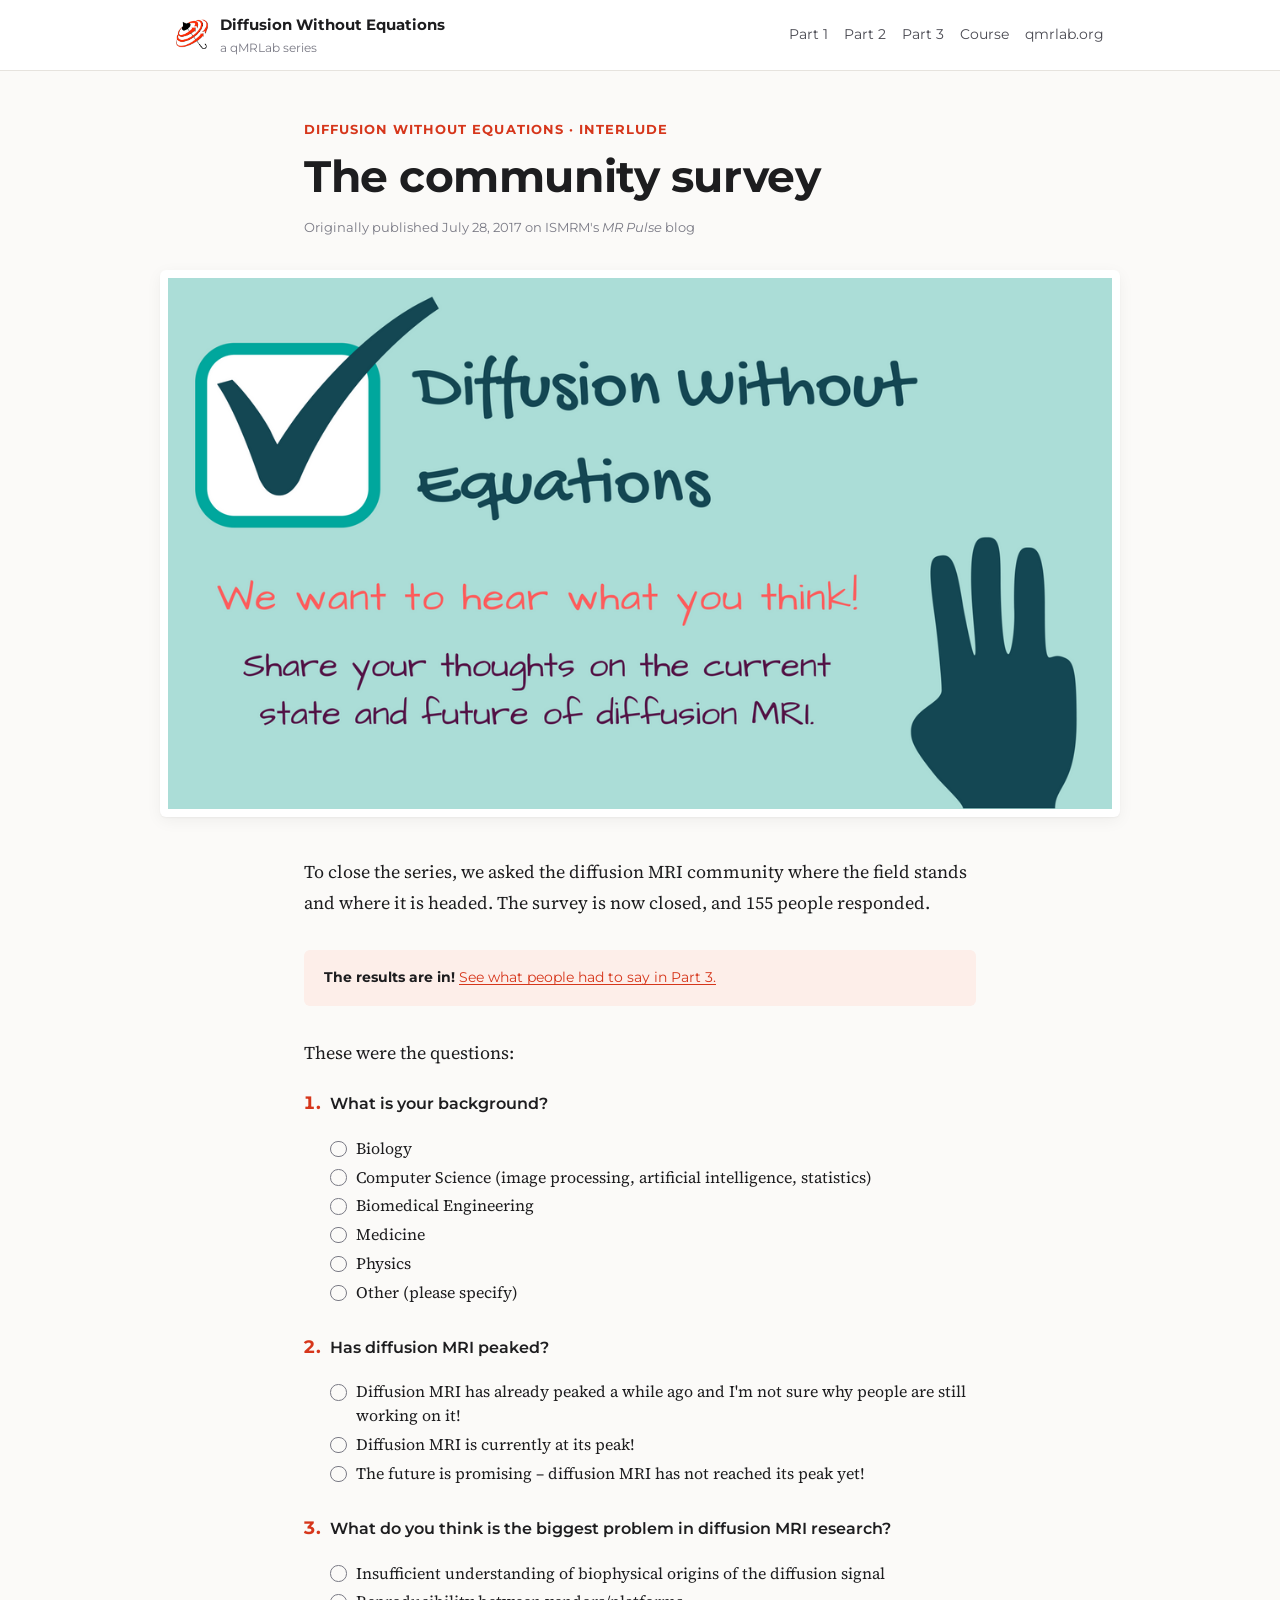
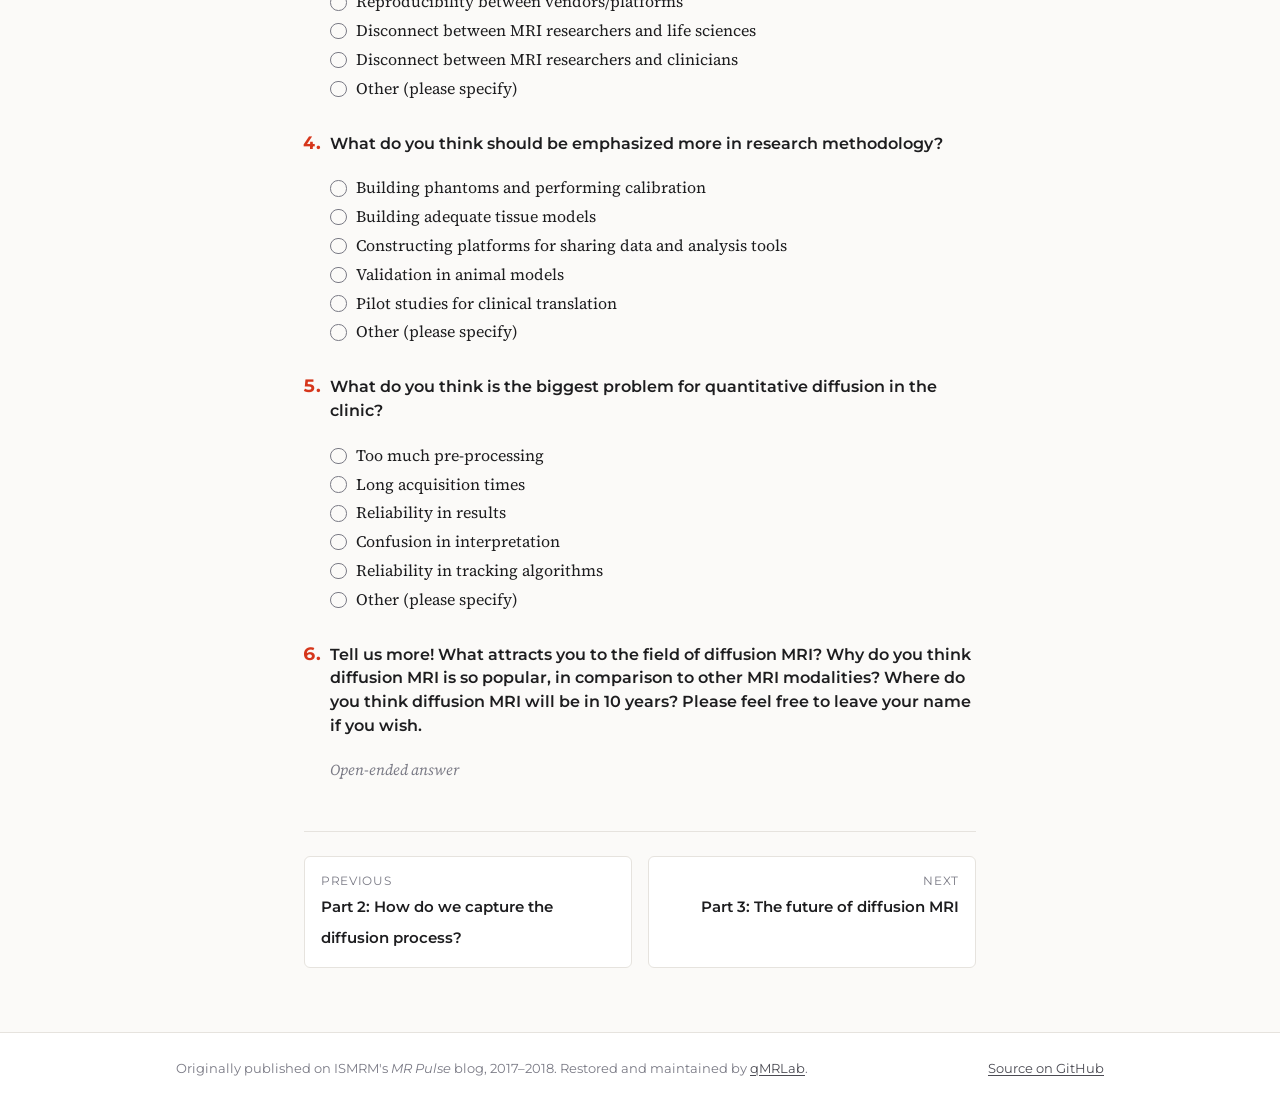
<file: survey/index.html>
<!doctype html>
<html lang="en">
<head>
  <meta charset="utf-8">
  <meta name="viewport" content="width=device-width, initial-scale=1">
  <title>Diffusion MRI Community Survey | qMRLab</title>
  <meta name="description" content="The questions we asked the diffusion MRI community in 2017 about the state and future of the field.">
  <meta property="og:title" content="Diffusion Without Equations: the community survey">
  <meta property="og:image" content="https://qmrlab.org/diffusion-without-equations/assets/img/survey-hero.png">
  <link rel="icon" href="../assets/img/qmrlab-icon.png">
  <link rel="preconnect" href="https://fonts.googleapis.com">
  <link rel="preconnect" href="https://fonts.gstatic.com" crossorigin>
  <link rel="stylesheet" href="https://fonts.googleapis.com/css2?family=Montserrat:wght@400;600;700&family=Source+Serif+4:ital,opsz,wght@0,8..60,400;0,8..60,600;1,8..60,400&display=swap">
  <link rel="stylesheet" href="../assets/css/style.css">
</head>
<body>
<header class="site-header">
  <div class="inner">
    <a class="brand" href="../"><img src="../assets/img/qmrlab-icon.png" alt=""><span>Diffusion Without Equations<small>a qMRLab series</small></span></a>
    <nav class="site-nav" aria-label="Series">
      <a href="../part-1/">Part 1</a>
      <a href="../part-2/">Part 2</a>
      <a href="../part-3/">Part 3</a>
      <a href="../course/">Course</a>
      <a href="https://qmrlab.org">qmrlab.org</a>
    </nav>
  </div>
</header>

<main>
  <header class="post-header">
    <p class="kicker">Diffusion Without Equations &middot; Interlude</p>
    <h1>The community survey</h1>
    <p class="meta">Originally published July 28, 2017 on ISMRM's <em>MR Pulse</em> blog</p>
  </header>

  <figure class="hero"><img src="../assets/img/survey-hero.png" alt="Diffusion Without Equations survey banner" width="1120" height="630"></figure>

  <article class="prose">
    <p>To close the series, we asked the diffusion MRI community where the field stands and where it is headed. The survey is now closed, and 155 people responded.</p>

    <div class="note">
      <p><strong>The results are in!</strong> <a href="../part-3/">See what people had to say in Part 3.</a></p>
    </div>

    <p>These were the questions:</p>
    <ol class="survey">
      <li><p class="survey-q">What is your background?</p>
        <ul><li>Biology</li><li>Computer Science (image processing, artificial intelligence, statistics)</li><li>Biomedical Engineering</li><li>Medicine</li><li>Physics</li><li>Other (please specify)</li></ul>
      </li>
      <li><p class="survey-q">Has diffusion MRI peaked?</p>
        <ul><li>Diffusion MRI has already peaked a while ago and I&#x27;m not sure why people are still working on it!</li><li>Diffusion MRI is currently at its peak!</li><li>The future is promising – diffusion MRI has not reached its peak yet!</li></ul>
      </li>
      <li><p class="survey-q">What do you think is the biggest problem in diffusion MRI research?</p>
        <ul><li>Insufficient understanding of biophysical origins of the diffusion signal</li><li>Reproducibility between vendors/platforms</li><li>Disconnect between MRI researchers and life sciences</li><li>Disconnect between MRI researchers and clinicians</li><li>Other (please specify)</li></ul>
      </li>
      <li><p class="survey-q">What do you think should be emphasized more in research methodology?</p>
        <ul><li>Building phantoms and performing calibration</li><li>Building adequate tissue models</li><li>Constructing platforms for sharing data and analysis tools</li><li>Validation in animal models</li><li>Pilot studies for clinical translation</li><li>Other (please specify)</li></ul>
      </li>
      <li><p class="survey-q">What do you think is the biggest problem for quantitative diffusion in the clinic?</p>
        <ul><li>Too much pre-processing</li><li>Long acquisition times</li><li>Reliability in results</li><li>Confusion in interpretation</li><li>Reliability in tracking algorithms</li><li>Other (please specify)</li></ul>
      </li>
      <li><p class="survey-q">Tell us more! What attracts you to the field of diffusion MRI? Why do you think diffusion MRI is so popular, in comparison to other MRI modalities? Where do you think diffusion MRI will be in 10 years? Please feel free to leave your name if you wish.</p>
        <p class="survey-open">Open-ended answer</p>
      </li>
    </ol>
  </article>

  <nav class="series-nav" aria-label="Series navigation">
    <a class="prev" href="../part-2/"><small>Previous</small><span>Part 2: How do we capture the diffusion process?</span></a>
    <a class="next" href="../part-3/"><small>Next</small><span>Part 3: The future of diffusion MRI</span></a>
  </nav>
</main>

<footer class="site-footer">
  <div class="inner">
    <p>Originally published on ISMRM's <em>MR Pulse</em> blog, 2017–2018. Restored and maintained by <a href="https://qmrlab.org">qMRLab</a>.</p>
    <p><a href="https://github.com/qMRLab/diffusion-without-equations">Source on GitHub</a></p>
  </div>
</footer>
</body>
</html>
</file>
<file: assets/css/style.css>
/* Diffusion Without Equations — qMRLab
   Plain CSS, no build step. Colors are tokens on :root; dark mode overrides them. */

:root {
  --ink: #1d1d1f;
  --ink-soft: #4a4a52;
  --ink-faint: #7a7a85;
  --paper: #fbfaf8;
  --surface: #ffffff;
  --rule: #e6e3de;
  --accent: #d6361b;        /* qMRLab umbrella red, darkened for text contrast */
  --accent-strong: #b02a12;
  --accent-wash: #fdeee9;
  --good: #1f7a4d;
  --good-wash: #e5f4ec;
  --bad: #b3261e;
  --bad-wash: #fbe9e7;
  --figure-bg: #ffffff;
  --shadow: 0 1px 2px rgba(0,0,0,.04), 0 4px 16px rgba(0,0,0,.05);
  --measure: 42rem;
  --wide: 60rem;
  --sans: "Montserrat", system-ui, -apple-system, "Segoe UI", sans-serif;
  --serif: "Source Serif 4", Georgia, "Times New Roman", serif;
  color-scheme: light;
}

@media (prefers-color-scheme: dark) {
  :root:not([data-theme="light"]) {
    --ink: #ecebe8;
    --ink-soft: #c2c0bb;
    --ink-faint: #918f8a;
    --paper: #151517;
    --surface: #1d1d20;
    --rule: #2f2f33;
    --accent: #ff6a4d;
    --accent-strong: #ff8a72;
    --accent-wash: #3a1f19;
    --good: #5fd39a;
    --good-wash: #16301f;
    --bad: #ff8a80;
    --bad-wash: #3a1c1a;
    --figure-bg: #f4f3f0;
    --shadow: 0 1px 2px rgba(0,0,0,.3), 0 4px 16px rgba(0,0,0,.25);
    color-scheme: dark;
  }
}

* { box-sizing: border-box; }

html { -webkit-text-size-adjust: 100%; }

body {
  margin: 0;
  background: var(--paper);
  color: var(--ink);
  font-family: var(--serif);
  font-size: 1.125rem;
  line-height: 1.7;
  text-rendering: optimizeLegibility;
}

img { max-width: 100%; height: auto; }

a { color: var(--accent); text-decoration-thickness: 1px; text-underline-offset: 2px; }
a:hover { color: var(--accent-strong); text-decoration-thickness: 2px; }

h1, h2, h3, h4 { font-family: var(--sans); line-height: 1.25; letter-spacing: -0.01em; }

/* ---------- Header ---------- */
.site-header {
  border-bottom: 1px solid var(--rule);
  background: var(--surface);
}
.site-header .inner {
  max-width: var(--wide);
  margin: 0 auto;
  padding: .75rem 1rem;
  display: flex;
  align-items: center;
  justify-content: space-between;
  gap: 1rem;
  flex-wrap: wrap;
}
.brand {
  display: flex; align-items: center; gap: .6rem;
  font-family: var(--sans); font-weight: 700; font-size: .95rem;
  color: var(--ink); text-decoration: none;
}
.brand img { width: 34px; height: auto; }
.brand span small { display: block; font-weight: 400; font-size: .75rem; color: var(--ink-faint); }
.site-nav { display: flex; gap: .25rem 1rem; flex-wrap: wrap; font-family: var(--sans); font-size: .85rem; }
.site-nav a { color: var(--ink-soft); text-decoration: none; padding: .25rem 0; border-bottom: 2px solid transparent; }
.site-nav a:hover, .site-nav a[aria-current="page"] { color: var(--ink); border-bottom-color: var(--accent); }

/* ---------- Article ---------- */
main { padding: 0 1rem 4rem; }

.post-header {
  max-width: var(--measure);
  margin: 3rem auto 2rem;
}
.kicker {
  font-family: var(--sans); font-size: .8rem; font-weight: 700;
  text-transform: uppercase; letter-spacing: .08em; color: var(--accent);
  margin: 0 0 .5rem;
}
.post-header h1 { font-size: clamp(2rem, 5vw, 2.75rem); margin: 0 0 .75rem; }
.post-header .dek { font-size: 1.25rem; color: var(--ink-soft); margin: 0 0 1rem; line-height: 1.5; }
.meta { font-family: var(--sans); font-size: .82rem; color: var(--ink-faint); margin: 0; }
.meta a { color: inherit; }

.hero {
  max-width: var(--wide);
  margin: 0 auto 2.5rem;
}
.hero img { display: block; width: 100%; border-radius: 6px; box-shadow: var(--shadow); }

.prose { max-width: var(--measure); margin: 0 auto; }
.prose h2 { font-size: 1.5rem; margin: 2.5rem 0 .75rem; }
.prose h3 { font-size: 1.15rem; margin: 2rem 0 .5rem; }
.prose p { margin: 0 0 1.25rem; }
.prose blockquote {
  margin: 1.5rem 0; padding: .25rem 0 .25rem 1.25rem;
  border-left: 3px solid var(--accent); color: var(--ink-soft); font-style: italic;
}

/* Figures */
figure { margin: 2rem 0; }
figure img {
  display: block; margin: 0 auto;
  background: var(--figure-bg); border-radius: 4px; padding: .5rem;
}
figcaption {
  font-family: var(--sans); font-size: .85rem; line-height: 1.5;
  color: var(--ink-soft); margin-top: .6rem; text-align: center;
}
figcaption b { color: var(--ink); }
figure.wide { max-width: var(--wide); margin-left: auto; margin-right: auto; }
.prose figure.wide { width: min(var(--wide), calc(100vw - 2rem)); margin-left: 50%; transform: translateX(-50%); }
@media (min-width: 760px) {
  figure.float-right { float: right; width: 45%; margin: .25rem 0 1rem 1.75rem; }
  figure.float-right figcaption { text-align: left; }
}
.clear { clear: both; }

.missing-figure {
  border: 2px dashed var(--rule); border-radius: 6px; padding: 2rem 1rem;
  text-align: center; font-family: var(--sans); font-size: .85rem; color: var(--ink-faint);
}

/* Callouts */
.note {
  font-family: var(--sans); font-size: .9rem; line-height: 1.6;
  background: var(--accent-wash); border-radius: 6px; padding: 1rem 1.25rem; margin: 2rem 0;
}
.note p { margin: 0 0 .5rem; }
.note p:last-child { margin-bottom: 0; }

.ack { font-size: 1rem; font-style: italic; color: var(--ink-soft); border-top: 1px solid var(--rule); padding-top: 1.25rem; margin-top: 2.5rem; }

/* Series navigation */
.series-nav {
  max-width: var(--measure); margin: 3rem auto 0; padding-top: 1.5rem;
  border-top: 1px solid var(--rule);
  display: grid; grid-template-columns: 1fr 1fr; gap: 1rem;
  font-family: var(--sans);
}
.series-nav a {
  display: block; text-decoration: none; padding: .9rem 1rem; border-radius: 6px;
  border: 1px solid var(--rule); background: var(--surface); color: var(--ink);
}
.series-nav a:hover { border-color: var(--accent); }
.series-nav small { display: block; font-size: .72rem; text-transform: uppercase; letter-spacing: .06em; color: var(--ink-faint); }
.series-nav span { font-size: .92rem; font-weight: 600; }
.series-nav .next { text-align: right; grid-column: 2; }

/* ---------- Interactive animation embed (Part 2) ---------- */
.embed-wide {
  max-width: var(--wide); margin: 2rem auto; padding: 0;
}
.scale-frame {
  position: relative; overflow: hidden; background: #fff;
  border: 1px solid var(--rule); border-radius: 6px; box-shadow: var(--shadow);
}
.scale-frame iframe { position: absolute; top: 0; left: 0; border: 0; transform-origin: 0 0; }
.embed-caption { font-family: var(--sans); font-size: .85rem; color: var(--ink-soft); text-align: center; margin-top: .6rem; }

/* ---------- Comments / collapsibles ---------- */
details.collapse {
  border: 1px solid var(--rule); border-radius: 6px; background: var(--surface); margin: 2rem 0;
}
details.collapse > summary {
  cursor: pointer; font-family: var(--sans); font-weight: 600; font-size: .95rem;
  padding: 1rem 1.25rem; list-style: none; display: flex; justify-content: space-between; align-items: center;
}
details.collapse > summary::-webkit-details-marker { display: none; }
details.collapse > summary::after { content: "+"; font-size: 1.3rem; color: var(--accent); line-height: 1; }
details.collapse[open] > summary::after { content: "\2212"; }
details.collapse > .collapse-body { padding: 0 1.25rem 1rem; }
.comment-group h3 { font-size: 1rem; margin: 1.5rem 0 .75rem; padding-bottom: .4rem; border-bottom: 1px solid var(--rule); }
.comment { margin: 0 0 1.25rem; font-size: 1rem; }
.comment cite { display: block; font-family: var(--sans); font-style: normal; font-size: .82rem; font-weight: 600; color: var(--accent); margin-top: .3rem; }

/* ---------- Video ---------- */
.video {
  position: relative; aspect-ratio: 16 / 9; width: 100%;
  background: #000; border-radius: 6px; overflow: hidden; box-shadow: var(--shadow);
}
.video iframe { position: absolute; inset: 0; width: 100%; height: 100%; border: 0; }

/* ---------- Quiz (course page) ---------- */
.lecture { max-width: var(--measure); margin: 3.5rem auto 0; }
.lecture-num { font-family: var(--sans); font-size: .78rem; font-weight: 700; text-transform: uppercase; letter-spacing: .08em; color: var(--accent); margin: 0; }
.lecture h2 { margin: .25rem 0 .25rem; font-size: 1.45rem; }
.lecture-by { font-family: var(--sans); font-size: .88rem; color: var(--ink-soft); margin: 0 0 1rem; }

.quiz-list { list-style: none; padding: 0; margin: 0; }
.quiz { margin: 0 0 .6rem; }
.quiz details {
  background: var(--surface); border: 1px solid var(--rule); border-radius: 6px;
  transition: border-color .15s;
}
.quiz details[open] { border-color: var(--ink-faint); }
.quiz summary {
  cursor: pointer; padding: .85rem 1rem .85rem 2.6rem; position: relative;
  font-size: 1.02rem; line-height: 1.5; list-style: none;
}
.quiz summary::-webkit-details-marker { display: none; }
.quiz summary::before {
  content: ""; position: absolute; left: 1rem; top: 1.25rem; width: .5rem; height: .5rem;
  border-right: 2px solid var(--accent); border-bottom: 2px solid var(--accent);
  transform: rotate(-45deg); transition: transform .15s;
}
.quiz details[open] summary::before { transform: rotate(45deg); top: 1.1rem; }
.quiz summary .qnum { font-family: var(--sans); font-weight: 700; color: var(--ink-faint); margin-right: .15rem; }
.quiz.is-correct summary .qnum { color: var(--good); }
.quiz.is-wrong summary .qnum { color: var(--bad); }
.quiz.is-correct summary::after, .quiz.is-wrong summary::after {
  font-family: var(--sans); font-size: .72rem; font-weight: 700; text-transform: uppercase; letter-spacing: .05em;
  margin-left: .5rem; padding: .1rem .45rem; border-radius: 3px; white-space: nowrap;
}
.quiz.is-correct summary::after { content: "Correct"; color: var(--good); background: var(--good-wash); }
.quiz.is-wrong summary::after { content: "Missed"; color: var(--bad); background: var(--bad-wash); }

.quiz-body { padding: 0 1rem 1rem; }
.answers { display: grid; gap: .45rem; }
.answer {
  font: inherit; font-size: .98rem; line-height: 1.45; text-align: left; color: var(--ink);
  background: var(--paper); border: 1px solid var(--rule); border-radius: 5px;
  padding: .6rem .85rem; cursor: pointer; transition: border-color .12s, background .12s;
}
.answer:hover:not(:disabled) { border-color: var(--accent); }
.answer:focus-visible { outline: 2px solid var(--accent); outline-offset: 2px; }
.answer:disabled { cursor: default; }
.answer.chosen-wrong { background: var(--bad-wash); border-color: var(--bad); }
.answer.reveal-correct { background: var(--good-wash); border-color: var(--good); }
.answer:disabled:not(.chosen-wrong):not(.reveal-correct) { opacity: .6; }
.feedback { font-family: var(--sans); font-size: .9rem; font-weight: 600; margin: .75rem 0 0; min-height: 0; }
.feedback:empty { display: none; }
.feedback.good { color: var(--good); }
.feedback.bad { color: var(--bad); }
.video-slot { margin-top: .9rem; }
.load-video {
  font-family: var(--sans); font-size: .85rem; font-weight: 600; color: var(--accent);
  background: none; border: 1px solid var(--accent); border-radius: 999px; padding: .4rem .9rem; cursor: pointer;
}
.load-video:hover { background: var(--accent-wash); }

.scorebar {
  position: sticky; bottom: 1rem; z-index: 5;
  max-width: var(--measure); margin: 2rem auto 0;
  display: flex; justify-content: space-between; align-items: center; gap: 1rem;
  font-family: var(--sans); font-size: .88rem;
  background: var(--ink); color: var(--paper); border-radius: 999px; padding: .55rem .6rem .55rem 1.2rem;
  box-shadow: 0 6px 20px rgba(0,0,0,.18);
}
.scorebar[hidden] { display: none; }
.scorebar button {
  font: inherit; font-size: .8rem; color: var(--ink); background: var(--paper);
  border: 0; border-radius: 999px; padding: .3rem .8rem; cursor: pointer;
}

/* ---------- Index ---------- */
.index-hero { max-width: var(--wide); margin: 3rem auto 2.5rem; display: grid; gap: 2rem; align-items: center; }
@media (min-width: 820px) { .index-hero { grid-template-columns: 1.1fr 1fr; } }
.index-hero h1 { font-size: clamp(2.25rem, 6vw, 3.25rem); margin: 0 0 1rem; }
.index-hero p { color: var(--ink-soft); margin: 0 0 1rem; }
.index-hero img { border-radius: 6px; box-shadow: var(--shadow); display: block; }

.cards { max-width: var(--wide); margin: 0 auto; display: grid; gap: 1.25rem; grid-template-columns: repeat(auto-fill, minmax(17rem, 1fr)); }
.card {
  display: flex; flex-direction: column; text-decoration: none; color: var(--ink);
  background: var(--surface); border: 1px solid var(--rule); border-radius: 8px; overflow: hidden;
  transition: border-color .15s, transform .15s;
}
.card:hover { border-color: var(--accent); transform: translateY(-2px); color: var(--ink); }
.card .thumb { aspect-ratio: 16 / 10; background: var(--accent-wash) center / cover no-repeat; }
.card .card-body { padding: 1rem 1.1rem 1.2rem; display: flex; flex-direction: column; gap: .35rem; flex: 1; }
.card .card-kicker { font-family: var(--sans); font-size: .72rem; font-weight: 700; text-transform: uppercase; letter-spacing: .07em; color: var(--accent); }
.card h2 { font-size: 1.12rem; margin: 0; }
.card p { font-size: .95rem; line-height: 1.5; color: var(--ink-soft); margin: 0; }
.card .card-date { font-family: var(--sans); font-size: .75rem; color: var(--ink-faint); margin-top: auto; padding-top: .5rem; }

/* ---------- Footer ---------- */
.site-footer {
  border-top: 1px solid var(--rule); background: var(--surface);
  font-family: var(--sans); font-size: .82rem; color: var(--ink-faint);
}
.site-footer .inner { max-width: var(--wide); margin: 0 auto; padding: 1.5rem 1rem; display: flex; flex-wrap: wrap; gap: .5rem 2rem; justify-content: space-between; }
.site-footer a { color: var(--ink-soft); }
.site-footer p { margin: 0; }

@media (max-width: 560px) {
  body { font-size: 1.05rem; }
  .series-nav { grid-template-columns: 1fr; }
  .series-nav .next { grid-column: 1; }
  .scorebar { border-radius: 12px; }
}

/* Simple labeled bar list (Part 3, Figure 3) */
.barlist { display: grid; gap: .6rem; font-family: var(--sans); font-size: .88rem; }
.bar-row { display: grid; grid-template-columns: minmax(8rem, 15rem) 1fr 3.5rem; align-items: center; gap: .75rem; }
.bar-label { color: var(--ink); line-height: 1.3; }
.bar-track { height: 14px; }
.bar { display: block; height: 100%; background: var(--accent); border-radius: 0 4px 4px 0; }
.bar-row.muted .bar { background: var(--ink-faint); }
.bar-row.muted .bar-label { color: var(--ink-soft); }
.bar-value { text-align: right; color: var(--ink-soft); font-variant-numeric: tabular-nums; }
.barlist figcaption { text-align: left; }
@media (max-width: 560px) { .bar-row { grid-template-columns: 1fr 3rem; } .bar-label { grid-column: 1 / -1; } }

/* Survey questions */
.survey { padding-left: 1.4rem; }
.survey > li { margin: 0 0 1.75rem; padding-left: .25rem; }
.survey > li::marker { font-family: var(--sans); font-weight: 700; color: var(--accent); }
.survey-q { font-family: var(--sans); font-weight: 600; font-size: 1.02rem; line-height: 1.45; margin: 0 0 .5rem; }
.survey ul { list-style: none; padding: 0; margin: 0; display: grid; gap: .3rem; }
.survey ul li { position: relative; padding-left: 1.6rem; font-size: 1rem; line-height: 1.5; }
.survey ul li::before { content: ""; position: absolute; left: 0; top: .3em; width: .9em; height: .9em; border: 1.5px solid var(--ink-faint); border-radius: 50%; }
.survey-open { font-size: .95rem; color: var(--ink-faint); font-style: italic; margin: 0; }
</file>
